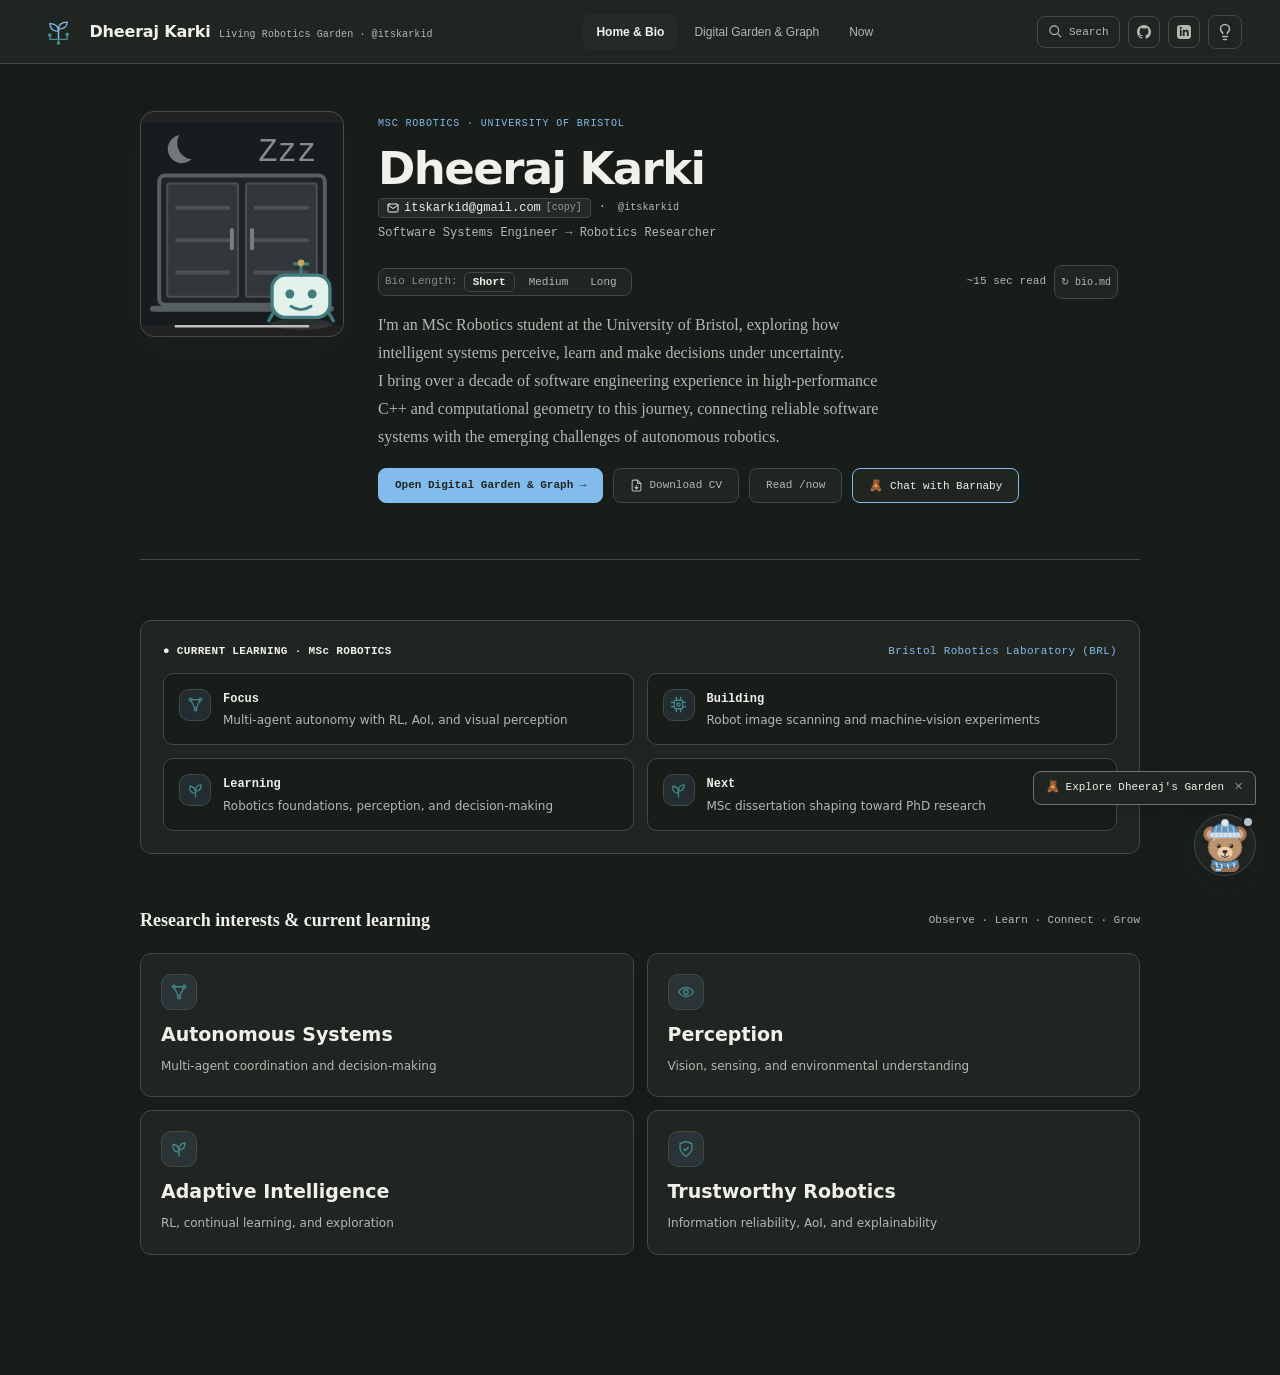
<file: index.html>
<!DOCTYPE html>
<html lang="en" data-theme="light">
<head>
  <meta charset="UTF-8">
  <meta name="viewport" content="width=device-width, initial-scale=1.0">
  <meta http-equiv="Content-Security-Policy" content="default-src 'self'; script-src 'self' 'unsafe-inline' https://apis.google.com https://accounts.google.com https://www.gstatic.com; style-src 'self' 'unsafe-inline' https://fonts.googleapis.com https://accounts.google.com; font-src 'self' https://fonts.gstatic.com data:; img-src 'self' data: blob: https:; connect-src 'self' https://www.googleapis.com https://accounts.google.com https://oauth2.googleapis.com; frame-src https://accounts.google.com https://content.googleapis.com; object-src 'none'; base-uri 'self'; form-action 'self'">
  <meta name="referrer" content="strict-origin-when-cross-origin">
  <title>Dheeraj Karki (@itskarkid) — Software to Robotics & Digital Garden</title>
  <meta name="description" content="Dheeraj Karki's Digital Garden: MSc Robotics studies at the University of Bristol, connected public notes, and reflections on autonomous systems and trustworthy AI.">

  <!-- Typography -->
  <link rel="preconnect" href="https://fonts.googleapis.com">
  <link rel="preconnect" href="https://fonts.gstatic.com" crossorigin>
  <link href="https://fonts.googleapis.com/css2?family=Plus+Jakarta+Sans:wght@300;400;500;600;700&family=JetBrains+Mono:wght@400;500;600&family=Newsreader:ital,opsz,wght@0,6..72,400;0,6..72,500;0,6..72,600;1,6..72,400&display=swap" rel="stylesheet">

  <link rel="stylesheet" href="__support/vendor/katex/katex.min.css">
  <link rel="stylesheet" href="styles.css">
  <link rel="stylesheet" href="widgets/styles.css">
<style id="knowledge-unified-theme">
/* Screenshot-parity design: unified neutral editorial system for Home, Garden and Knowledge. */
:root[data-theme="light"]{--bg:#ffffff;--surface:#f5f5f5;--card:#ffffff;--border:#e3e3e3;--border-strong:#c3c3c3;--text:#191919;--text-muted:#696969;--accent:#26734a;--accent-soft:#e9f3ec;--glass:#ffffff;--code-bg:#f3f3f3}
:root[data-theme="dark"]{--bg:#181d1a;--surface:#252a27;--card:#202521;--border:#424844;--border-strong:#6c786f;--text:#f0f0ec;--text-muted:#b1b9b3;--accent:#9bd3aa;--accent-soft:#2d4034;--glass:#202521;--code-bg:#292e2b}
body{font-family:var(--font-sans);background:var(--bg);color:var(--text)}
header.masthead{box-shadow:none;background:var(--card);border-bottom:1px solid var(--border)}
.brand-title{font-size:16px;font-weight:650}.brand-avatar{background:transparent;border:none;color:var(--accent)}
.nav-btn{font-size:12px}.nav-btn.active{background:var(--surface);color:var(--text);border:0;box-shadow:none}
.hero-heading,.cluster-title,.lrg-workbench-head h3,.prose h1,.prose h2,.prose h3{font-family:var(--font-sans)}
.hero-heading{font-weight:650}.garden-layout,.kr-workspace-three{grid-template-columns:29% minmax(0,1fr) 27%}
.garden-sidebar,.garden-rightpane,.kr-workspace-three .kr-sidepanel,.kr-workspace-three .kr-context{background:var(--card)}
.garden-reader,.kr-workspace-three .kr-reading{background:var(--card)}
.prose p,.prose li,.kr-note-body{font-family:var(--font-sans)}
.kr-integrated{min-height:calc(100dvh - 64px)}
.kr-topbar{display:flex;align-items:center;justify-content:space-between;gap:16px;background:var(--surface);border-bottom:1px solid var(--border);padding:12px 20px;color:var(--text-muted);font:12px var(--font-sans)}
.kr-view-tabs{display:flex;gap:8px}.kr-view-tab{border:0;background:#e8e8e8;color:#242424;padding:7px 14px;border-radius:100px;font:600 12px var(--font-sans);cursor:pointer}.kr-view-tab.active{background:#dedede}
.kr-workspace-three{height:auto;min-height:calc(100dvh - 190px)}
.kr-workspace-three .kr-sidepanel{padding:18px 16px;gap:12px}.kr-workspace-three .kr-reading{padding:22px clamp(20px,2vw,42px) 70px}
.kr-workspace-three .kr-context{padding:20px 18px}.kr-note-title{font:650 28px/1.24 var(--font-sans)!important}
.kr-panel-label{font:600 12px var(--font-sans);color:var(--text-muted);letter-spacing:.03em}
.kr-context h3{font:600 12px var(--font-sans);color:var(--text-muted);text-transform:uppercase;padding:0 0 10px;margin:20px 0 12px}
.kr-tree-row{font-size:13px}.kr-context-link{font-size:12px;color:var(--text)}
.kr-local-graph{min-height:170px}.kr-local-graph svg{display:block;width:100%;max-height:190px}.kr-local-graph p{font-size:11px;color:var(--text-muted);text-align:center}
.kr-expand{padding:6px 2px;background:transparent;border:0;color:var(--accent);text-align:left;cursor:pointer;font:11px var(--font-sans)}
.kr-outline-disclosure{margin-top:25px;border-top:1px solid var(--border);padding-top:12px}.kr-outline-disclosure summary{font-size:12px;cursor:pointer}
.kr-graph-overlay[hidden]{display:none!important}.kr-graph-overlay{position:fixed;inset:0;background:#0008;z-index:120;display:grid;place-items:center;padding:20px}
.kr-graph-dialog{width:min(1080px,100%);max-height:92dvh;overflow:auto;background:var(--card);border-radius:14px;border:1px solid var(--border);padding:22px}
.kr-graph-head{display:flex;justify-content:space-between;align-items:center}.kr-graph-head strong{font-size:20px}.kr-graph-description{font-size:12px;color:var(--text-muted);margin:10px 0}
.kr-global-graph svg{display:block;width:100%;min-height:300px;max-height:70dvh}
.kr-privacy-note{display:none}
@media(max-width:1050px){.kr-workspace-three{grid-template-columns:240px minmax(0,1fr)}.kr-workspace-three .kr-context{display:none}}
@media(max-width:700px){.garden-layout{grid-template-columns:1fr}.kr-workspace-three{display:flex;flex-direction:column}.kr-topbar{padding:8px 14px}.kr-workspace-three .kr-reading{padding:24px 16px}}

.kr-wikilink-button{background:transparent;border:0;border-bottom:1px solid var(--accent);color:var(--accent);font:inherit;cursor:pointer;padding:0 2px}.kr-wikilink-button:hover{background:var(--accent-soft)}


/* Knowledge and Garden use the same three-column layout and pane components. */
#view-knowledge.garden-layout.active {display:grid!important; grid-template-columns:clamp(188px,17vw,310px) minmax(0,1fr) clamp(225px,20vw,360px); height:calc(100dvh - 52px); min-height:0; overflow:hidden; max-width:none!important; padding:0!important; gap:0!important;}
#view-knowledge .garden-sidebar {padding:0;gap:0;background:var(--card);overflow:hidden;min-height:0;}
#view-knowledge .kr-index-head {padding:12px;border-bottom:1px solid var(--border);flex:none;}
#view-knowledge .kr-index-head .kr-panel-label {font:10px var(--font-mono);color:var(--text-muted);letter-spacing:.04em;margin-bottom:9px;}
#view-knowledge #krNoteSearch {font:11px var(--font-mono);padding:6px 8px;border-radius:4px;background:var(--bg);width:100%;}
#view-knowledge .kr-tree {flex:1;min-height:0;overflow-y:auto;gap:2px;padding:8px;}
#view-knowledge .kr-tree-row {text-align:left;justify-content:flex-start;min-height:0;padding:8px 8px;font:12px/1.5 var(--font-sans);}
#view-knowledge .kr-tree-row[aria-current=true] {border-left:3px solid var(--accent);background:var(--accent-soft);}
#view-knowledge .kr-side-actions {display:flex;flex:none;order:initial;gap:8px;margin:0;padding:10px;border-top:1px solid var(--border);}
#view-knowledge .kr-side-actions button {font:11px var(--font-mono);min-height:30px;}
#view-knowledge #krIntegrationStatus {padding:8px 12px;margin:0;border:0;border-top:1px solid var(--border);border-radius:0;background:transparent;font:10px/1.5 var(--font-mono);}
#view-knowledge .kr-side-foot {display:none;}
#view-knowledge .garden-reader {min-width:0;padding:40px clamp(16px,2.6vw,48px) 90px;overflow-y:auto;}
#view-knowledge .garden-reader-content {width:100%;max-width:min(100%,870px);margin:0 auto;}
#view-knowledge .kr-note-top {display:flex;align-items:center;justify-content:space-between;flex-wrap:wrap;gap:10px;border-bottom:1px solid var(--border);margin:0 0 20px;padding-bottom:12px;font:11px var(--font-mono);color:var(--text-muted);}
#view-knowledge .kr-note-actions {display:flex;gap:6px;flex-shrink:0;}
#view-knowledge .kr-note-title {font:400 28px/1.3 var(--font-serif)!important;margin:0 0 12px!important;}
#view-knowledge .kr-note-properties {display:flex;gap:6px;flex-wrap:wrap;margin:0 0 22px;}
#view-knowledge .kr-note-properties[hidden] {display:none;}
#view-knowledge .kr-property-chip {border:1px solid var(--border);border-radius:3px;color:var(--text-muted);background:var(--surface);font:10px/1.5 var(--font-mono);padding:2px 6px;}
#view-knowledge .kr-note-body {width:100%;max-width:none!important;margin:0!important;font:inherit;overflow-wrap:anywhere;}
#view-knowledge .kr-note-body :is(p,li) {font:13px/1.85 var(--font-sans);}
#view-knowledge .kr-note-body :is(h1,h2,h3) {font-family:var(--font-serif);font-weight:500;}
#view-knowledge .kr-note-body > :first-child {margin-top:0;}
#view-knowledge .kr-note-body .katex-display {max-width:100%;overflow-x:auto;overflow-y:hidden;margin:18px 0;font-size:1.12em;}
#view-knowledge .kr-empty-state {margin:90px auto;text-align:center;}
#view-knowledge .garden-rightpane {background:var(--card);display:flex;flex-direction:column;min-height:0;overflow:auto;padding:0;}
#view-knowledge .kr-graph-panel {padding:12px;border-bottom:1px solid var(--border);}
#view-knowledge .kr-graph-head {display:flex;align-items:center;justify-content:space-between;gap:8px;margin:0 0 8px;font:10px var(--font-mono);color:var(--text-muted);}
#view-knowledge .kr-local-graph {height:220px;min-height:0;overflow:hidden;border:1px solid var(--border);border-radius:4px;}
#view-knowledge .kr-local-graph svg {height:100%;width:100%;max-height:none;}
#view-knowledge .kr-graph-panel .graph-sidebar-hint {font:10px/1.5 var(--font-mono);color:var(--text-muted);margin-top:8px;}
#view-knowledge .kr-links-panel {padding:14px;flex:1;overflow:auto;}
#view-knowledge .kr-links-panel h3 {font:10px var(--font-mono);letter-spacing:.04em;margin:0 0 8px;color:var(--text-muted);text-transform:uppercase;border:0;padding:0;}
#view-knowledge .kr-links-panel h3:not(:first-child) {padding-top:14px;margin-top:16px;border-top:1px solid var(--border);}
#view-knowledge .kr-context-link {font-size:12px;}
#view-knowledge .kr-outline-disclosure {margin-top:16px;}
#view-knowledge .kr-context-foot {display:none;}
#view-knowledge .kr-note-search-label {position:absolute;width:1px;height:1px;overflow:hidden;clip-path:inset(50%);}
#view-knowledge.reading-focus {grid-template-columns:minmax(0,1fr)!important;}
#view-knowledge.reading-focus > .garden-sidebar,#view-knowledge.reading-focus > .garden-rightpane {display:none!important;}
#view-knowledge.reading-focus .garden-reader-content {max-width:min(100%,940px);}
/* Expanded Knowledge graph uses the public Garden dialog visuals, never its data. */
#krGraphOverlay[hidden] {display:none!important;}
#krGraphOverlay .garden-graph-dialog {display:flex;flex-direction:column;width:min(1100px,100%);height:min(92dvh,780px);max-height:95dvh;}
#krGraphOverlay .garden-graph-toolbar {display:flex;justify-content:space-between;align-items:center;gap:12px;padding:12px 20px;border-bottom:1px solid var(--border);}
#krGraphOverlay .garden-graph-controls {display:flex;align-items:center;gap:6px;}
#krGraphOverlay .garden-graph-controls output {min-width:48px;text-align:center;font:11px var(--font-mono);}
#krGraphOverlay .kr-global-graph {flex:1;min-height:0;overflow:hidden;background:var(--bg);touch-action:none;cursor:grab;}
#krGraphOverlay .kr-global-graph:active {cursor:grabbing;}
#krGraphOverlay .kr-global-graph svg {width:100%;height:100%;max-height:none;min-height:0;display:block;}
#krGraphOverlay .kr-graph-description {padding:12px 20px;margin:0;border-top:1px solid var(--border);}
@media(max-width:900px) {
 #view-knowledge.garden-layout.active {grid-template-columns:minmax(0,1fr);height:auto;min-height:calc(100dvh - 52px);overflow:visible;}
 #view-knowledge > .garden-sidebar,#view-knowledge > .garden-rightpane {display:none;}
 #view-knowledge .garden-reader {min-height:75dvh;padding:24px 16px 80px;}
 #view-knowledge .kr-note-top {flex-wrap:wrap;}
 #krGraphOverlay .garden-graph-dialog {width:100%;height:100dvh;max-height:100dvh;border-radius:0;}
}


/* Shared Obsidian-style note explorer: identical gestures and hierarchy in both sections. */
#sidebarNotesContainer,.kr-tree{display:flex;flex-direction:column;gap:1px;min-width:0;}
.garden-explorer-row{appearance:none;display:flex;align-items:center;width:100%;min-width:0;gap:6px;padding:7px 8px 7px calc(8px + var(--depth,0)*15px);background:transparent;border:0;border-left:2px solid transparent;border-radius:3px;color:var(--text);text-align:left;cursor:pointer;font:12px/1.5 var(--font-sans);}
.garden-explorer-row:hover{background:var(--surface);}
.garden-explorer-row[aria-current=true]{background:var(--accent-soft);border-left-color:var(--accent);font-weight:600;}
.garden-explorer-row:focus-visible{outline:2px solid var(--accent);outline-offset:-2px;}
.garden-explorer-twist{width:10px;flex:none;font:12px var(--font-mono);opacity:.7;}
.garden-explorer-icon{width:15px;flex:none;opacity:.75;font-size:12px;}
.garden-explorer-name{min-width:0;overflow:hidden;text-overflow:ellipsis;white-space:nowrap;flex:1;}
.garden-explorer-meta{font:9px var(--font-mono);color:var(--text-muted);white-space:nowrap;}
#view-knowledge .kr-tree .garden-explorer-row{padding-top:7px;padding-bottom:7px;}
/* KaTeX geometry: never clip fraction stacks vertically. Its span styles control height and alignment. */
#view-knowledge .kr-note-body .katex-display,.prose .katex-display{overflow:visible!important;max-width:100%;line-height:normal!important;padding:12px 0!important;}
#view-knowledge .kr-note-body .katex-display>.katex{display:block;white-space:nowrap;text-align:center;}
#view-knowledge .kr-note-body .katex{font-size:1.08em;}
/* Prevent the graph from disappearing under the pane footer and share Garden's dialog geometry. */
#view-knowledge .kr-local-graph{height:235px;}
#krGraphOverlay .garden-graph-explorer-footer{flex:0 0 auto;border-top:1px solid var(--border);padding:8px 16px;}
#krGraphOverlay .graph-navigation-expanded{display:flex;flex-direction:row;flex-wrap:wrap;gap:6px;max-height:94px;overflow-y:auto;}
#krGraphOverlay .graph-note-link{font-size:11px;}

/* Shared draggable Obsidian-like pane dividers. Same interaction in public and private views. */
#view-garden.resizable-garden.active,#view-knowledge.resizable-garden.active{position:relative;grid-template-columns:var(--rail-left,var(--rail-left-auto)) minmax(0,1fr) var(--rail-right,var(--rail-right-auto))!important;}
.resizable-garden .garden-splitter{position:absolute;top:0;bottom:0;width:10px;z-index:8;cursor:col-resize;touch-action:none;transform:translateX(-50%);background:transparent;}
.resizable-garden .garden-splitter::after{content:"";position:absolute;top:0;bottom:0;left:4px;width:2px;background:transparent;transition:background .15s ease;}
.resizable-garden .garden-splitter:hover::after,.resizable-garden .garden-splitter:focus-visible::after,.resizable-garden .garden-splitter.is-dragging::after{background:var(--accent);}
.resizable-garden .garden-splitter-left{left:var(--rail-left,var(--rail-left-auto))}
.resizable-garden .garden-splitter-right{right:var(--rail-right,var(--rail-right-auto));transform:translateX(50%)}
.garden-explorer-row{padding-top:5px!important;padding-bottom:5px!important;gap:5px;}
.garden-explorer-icon{width:11px;opacity:.55;}
.garden-explorer-twist{font-size:11px;width:10px;}
.garden-explorer-meta{display:none!important;}
.kr-graph-browse summary{font:11px var(--font-mono);cursor:pointer;color:var(--text-muted);padding:6px 0;}
.kr-graph-browse:not([open]){min-height:36px;}
#krGraphOverlay .kr-graph-hint{font-weight:400;color:var(--text-muted);margin-left:8px;}
#krGraphOverlay .garden-graph-toolbar-intro{display:flex;align-items:center;gap:10px;flex-wrap:wrap;}
#krGraphOverlay .garden-graph-controls{flex-shrink:0;}
@media(max-width:900px){.resizable-garden .garden-splitter{display:none!important;}#view-knowledge.resizable-garden.active{grid-template-columns:1fr!important;}}
#view-garden.resizable-garden.active.reading-focus,#view-knowledge.resizable-garden.active.reading-focus{grid-template-columns:minmax(0,1fr)!important;}
.resizable-garden.reading-focus .garden-splitter{display:none!important;}
.resizable-garden.reading-focus > .garden-sidebar,.resizable-garden.reading-focus > .garden-rightpane{display:none!important;}
.resizable-garden.reading-focus .garden-reader{margin-inline:auto;width:100%;max-width:980px;}
.resizable-garden.reading-focus .garden-reader-content{margin-inline:auto;font-size:1.04em;line-height:1.8;}
/* Minimal header: CV lives on the home page and the season badge is decorative. */
.masthead #navCvLink,.masthead .zone-status{display:none!important;}
/* Smart rail widths: scale with the viewport, keep the reading column at least ~560px. Dragging a splitter overrides these. */
.resizable-garden{--rail-left-auto:clamp(236px,16vw,300px);--rail-right-auto:clamp(236px,17vw,330px);}
@media(max-width:1180px){.resizable-garden{--rail-left-auto:224px;--rail-right-auto:224px;}}
@media(min-width:1700px){.resizable-garden{--rail-left-auto:clamp(280px,15vw,330px);--rail-right-auto:clamp(300px,17vw,360px);}}
@media(min-width:901px) and (max-width:1020px){#view-garden.resizable-garden.active:not(.reading-focus){grid-template-columns:var(--rail-left,var(--rail-left-auto)) minmax(0,1fr)!important;}#view-garden .garden-rightpane,#view-garden .garden-splitter-right{display:none;}}
.garden-sidebar,.garden-rightpane{scrollbar-width:thin;}
.garden-note-meta{white-space:nowrap;overflow:hidden;text-overflow:ellipsis;}
.garden-note-title{overflow-wrap:break-word;}
.garden-note-item .garden-note-title{font-size:clamp(14px,1.05vw,16px);}
.garden-sidebar{border-right:1px solid var(--border);}
.garden-rightpane{border-left:1px solid var(--border);}#restoreRailsBtn:not([hidden]){border-color:var(--accent);color:var(--accent);}
.garden-note-item{display:block;width:100%;text-align:left;background:transparent;border:0;border-left:2px solid transparent;border-radius:0 6px 6px 0;padding:10px 14px;margin:2px 0;cursor:pointer;color:var(--text);font:inherit;}
.garden-note-item:hover{background:var(--accent-soft);}
.garden-note-item.is-active{border-left-color:var(--accent);background:var(--accent-soft);}
.garden-note-title{display:block;font-family:var(--font-serif);font-size:16px;font-weight:600;line-height:1.3;}
.garden-note-meta{display:block;margin-top:4px;font-family:var(--font-mono);font-size:11px;color:var(--text-muted);}
.garden-note-empty{padding:12px 14px;color:var(--text-muted);font-size:13px;}
.reading-progress{position:fixed;top:0;left:0;height:3px;width:0;background:var(--accent);z-index:120;transition:width .12s linear;pointer-events:none;}
.reading-top-btn{position:fixed;right:18px;bottom:18px;z-index:90;background:var(--card);color:var(--accent);border:1px solid var(--border);border-radius:999px;padding:7px 14px;font:inherit;font-size:12px;cursor:pointer;box-shadow:0 4px 14px rgba(0,0,0,.14);}
.reading-top-btn:hover{border-color:var(--accent);}
.kr-graph{width:100%;height:auto;display:block;color:var(--text);}
.kr-graph .kr-edge{stroke:var(--text-muted);stroke-opacity:.28;stroke-width:1.2;transition:stroke-opacity .15s;}
.kr-graph .kr-node circle{stroke:var(--card);stroke-width:1.5;transition:opacity .15s;}
.kr-graph .kr-node{cursor:pointer;outline:none;}
.kr-graph .kr-label{fill:currentColor;opacity:0;pointer-events:none;paint-order:stroke;stroke:var(--card);stroke-width:3px;transition:opacity .15s;}
.kr-graph .kr-label.kr-always{opacity:.85;}
.kr-graph .kr-node:hover .kr-label,.kr-graph .kr-node:focus .kr-label,.kr-graph .kr-node.kr-on .kr-label{opacity:1;}
.kr-graph.kr-has-focus .kr-node:not(.kr-on) circle{opacity:.2;}
.kr-graph.kr-has-focus .kr-node:not(.kr-on) .kr-label.kr-always{opacity:.15;}
.kr-graph.kr-has-focus .kr-edge{stroke-opacity:.06;}
.kr-graph.kr-has-focus .kr-edge.kr-on{stroke:var(--accent);stroke-opacity:.8;stroke-width:1.8;}
.kr-graph .kr-node:focus-visible circle{stroke:var(--accent);stroke-width:3;}
.reading-top-btn[hidden]{display:none;}
.resizable-garden .btn-action{transition:background .15s,border-color .15s,color .15s;}
.resizable-garden .prose{line-height:1.75;}
.resizable-garden .prose :is(h1,h2,h3,h4){scroll-margin-top:16px;}
.resizable-garden .prose img{max-width:100%;height:auto;border-radius:6px;}
@media (prefers-reduced-motion:reduce){.reading-progress{transition:none}}
</style>
</head>
<body>

  <!-- ================= MASTHEAD ================= -->
  <header class="masthead">
    <div class="brand-group" onclick="switchView('home')">
      <div class="brand-avatar" title="Living Robotics Garden — plant and circuit"><svg viewBox="0 0 40 40" aria-hidden="true" fill="none"><path d="M20 31V17" stroke="currentColor" stroke-width="2"/><path d="M20 20Q8 19 8 9Q20 9 20 20ZM20 17Q32 16 32 7Q20 7 20 17Z" stroke="currentColor" stroke-width="1.7"/><path d="M20 31H8v-6M20 31h12v-7M20 31v5" stroke="#458b90" stroke-width="1.7"/><circle cx="8" cy="25" r="2.5" fill="#458b90"/><circle cx="32" cy="24" r="2.5" fill="#458b90"/><circle cx="20" cy="36" r="2.5" fill="#458b90"/></svg></div>
      <div>
        <span class="brand-title">Dheeraj Karki</span>
        <span class="brand-handle">Living Robotics Garden · @itskarkid</span>
      </div>
    </div>

    <!-- Center Views Tabs -->
    <nav class="nav-tabs">
      <button onclick="switchView('home')" id="tab-home" class="nav-btn active">Home & Bio</button>
      <button onclick="switchView('garden')" id="tab-garden" class="nav-btn">Digital Garden & Graph</button>
      <button onclick="switchView('knowledge')" id="tab-knowledge" class="nav-btn" hidden>Knowledge</button>
      <button onclick="switchView('now')" id="tab-now" class="nav-btn">Now</button>
    </nav>

    <!-- Right Controls -->
    <div class="actions-group">
      <!-- Search Modal (⌘K) -->
      <button onclick="openSearchModal()" class="btn-action" title="Search notes [⌘K]">
        <svg viewBox="0 0 24 24" width="15" height="15" fill="none" stroke="currentColor" stroke-width="1.8" aria-hidden="true"><circle cx="10" cy="10" r="7"/><path d="m15 15 6 6"/></svg>
        <span>Search</span>
      </button>

      <button onclick="openSyncModal()" class="btn-action" title="Obsidian to GitHub Sync Workflow" style="display:none;">
        <span>Obsidian Sync</span>
      </button>

      <!-- CV / Resume Download Button -->
      <a href="cv_dheeraj_karki.pdf" id="navCvLink" download="cv_dheeraj_karki.pdf" class="btn-action" title="Download Dheeraj's CV / Resume" style="gap: 5px;">
        <svg width="12" height="12" viewBox="0 0 24 24" fill="none" stroke="currentColor" stroke-width="2" stroke-linecap="round" stroke-linejoin="round">
          <path d="M21 15v4a2 2 0 0 1-2 2H5a2 2 0 0 1-2-2v-4"></path>
          <polyline points="7 10 12 15 17 10"></polyline>
          <line x1="12" y1="15" x2="12" y2="3"></line>
        </svg>
        <span>CV</span>
      </a>

      <!-- GitHub Icon Link -->
      <a href="https://github.com/itskarkid" id="navGithubLink" target="_blank" rel="noopener noreferrer" class="btn-action" title="GitHub (@itskarkid)" style="padding: 5px 8px;">
        <svg width="14" height="14" viewBox="0 0 24 24" fill="currentColor">
          <path d="M12 0C5.37 0 0 5.37 0 12c0 5.31 3.435 9.795 8.205 11.385.6.105.825-.255.825-.57 0-.285-.015-1.23-.015-2.235-3.015.555-3.795-.735-4.035-1.41-.135-.345-.72-1.41-1.23-1.695-.42-.225-1.02-.78-.015-.795.945-.015 1.62.87 1.845 1.23 1.08 1.815 2.805 1.305 3.495.99.105-.78.42-1.305.765-1.605-2.67-.3-5.46-1.335-5.46-5.925 0-1.305.465-2.385 1.23-3.225-.12-.3-.54-1.53.12-3.18 0 0 1.005-.315 3.3 1.23.96-.27 1.98-.405 3-.405s2.04.135 3 .405c2.295-1.56 3.3-1.23 3.3-1.23.66 1.65.24 2.88.12 3.18.765.84 1.23 1.905 1.23 3.225 0 4.605-2.805 5.625-5.475 5.925.435.375.81 1.095.81 2.22 0 1.605-.015 2.895-.015 3.3 0 .315.225.69.825.57A12.02 12.02 0 0024 12c0-6.63-5.37-12-12-12z"/>
        </svg>
      </a>

      <!-- LinkedIn Icon Link -->
      <a href="https://www.linkedin.com/in/itskarkid/" id="navLinkedinLink" target="_blank" rel="noopener noreferrer" class="btn-action" title="LinkedIn Profile" style="padding: 5px 8px;">
        <svg width="14" height="14" viewBox="0 0 24 24" fill="currentColor">
          <path d="M19 0h-14c-2.761 0-5 2.239-5 5v14c0 2.761 2.239 5 5 5h14c2.762 0 5-2.239 5-5v-14c0-2.761-2.238-5-5-5zm-11 19h-3v-11h3v11zm-1.5-12.268c-.966 0-1.75-.79-1.75-1.764s.784-1.764 1.75-1.764 1.75.79 1.75 1.764-.783 1.764-1.75 1.764zm13.5 12.268h-3v-5.604c0-3.368-4-3.113-4 0v5.604h-3v-11h3v1.765c1.396-2.586 7-2.777 7 2.476v6.759z"/>
        </svg>
      </a>

      <!-- Local Time Status -->
      <button id="themeToggle" class="btn-action theme-toggle" type="button" aria-label="Page light" aria-pressed="false" title="Turn on the light" onclick="toggleTheme()">
        <svg class="lucide lucide-lightbulb" aria-hidden="true" width="18" height="18" viewBox="0 0 24 24" fill="none" stroke="currentColor" stroke-width="2" stroke-linecap="round" stroke-linejoin="round">
          <path d="M15 14c.2-1 .7-1.7 1.5-2.5 1-.9 1.5-2.2 1.5-3.5A6 6 0 0 0 6 8c0 1 .2 2.2 1.5 3.5.7.7 1.3 1.5 1.5 2.5" />
          <path d="M9 18h6" />
          <path d="M10 22h4" />
        </svg>
      </button>
      <span class="zone-status" id="zoneStatus" role="status" aria-live="polite" aria-atomic="true">
        <span class="season-icon" id="seasonIcon" aria-hidden="true"></span>
        <span id="themeLabel" style="font-weight:600;">Night</span>
      </span>
    </div>
  </header>

  <div class="season-preview" hidden>
    <label class="preview-row" for="seasonPreview">
      <span>Season preview</span>
      <select id="seasonPreview" onchange="previewSeason()">
        <option value="auto">Auto</option>
        <option value="spring">Spring</option>
        <option value="summer">Summer</option>
        <option value="autumn">Autumn</option>
        <option value="winter">Winter</option>
        <option value="monsoon">Monsoon (preview only)</option>
      </select>
    </label>
    <label class="preview-row" for="zonePreview">
      <span>State preview</span>
      <select id="zonePreview" onchange="previewSeason()">
        <option value="auto">Auto</option>
        <option value="Day">Day</option>
        <option value="Night">Night</option>
        <option value="Sleeping">Sleeping</option>
      </select>
    </label>
  </div>

  <!-- ================= VIEW 1: HOME & BIO ================= -->
  <section id="view-home" class="view-container home-wrapper active">
    
    <div class="bio-hero-container">
      <!-- Animated seasonal portrait. LinkedIn photo falls back to SVG; local photo should be separately authorised. -->
      <div class="profile-avatar-frame" title="Dheeraj Karki (@itskarkid)">
        <svg id="avatarSvgFallback" role="img" aria-label="Seasonal cartoon portrait of Dheeraj Karki" style="display:block; width:100%; height:100%;" viewBox="0 0 100 100" fill="none" xmlns="http://www.w3.org/2000/svg">
          <rect width="100" height="100" fill="var(--surface)"/>
          <line x1="0" y1="20" x2="100" y2="20" stroke="var(--border)" stroke-width="0.5"/>
          <line x1="0" y1="40" x2="100" y2="40" stroke="var(--border)" stroke-width="0.5"/>
          <line x1="0" y1="60" x2="100" y2="60" stroke="var(--border)" stroke-width="0.5"/>
          <line x1="0" y1="80" x2="100" y2="80" stroke="var(--border)" stroke-width="0.5"/>
          <line x1="20" y1="0" x2="20" y2="100" stroke="var(--border)" stroke-width="0.5"/>
          <line x1="40" y1="0" x2="40" y2="100" stroke="var(--border)" stroke-width="0.5"/>
          <line x1="60" y1="0" x2="60" y2="100" stroke="var(--border)" stroke-width="0.5"/>
          <line x1="80" y1="0" x2="80" y2="100" stroke="var(--border)" stroke-width="0.5"/>
          <g class="portrait-day">
            <circle cx="84" cy="15" r="6" fill="#b68b41"/>
            <path d="M84 4V2M84 28V26M73 15H71M97 15H95M76 7L74 5M92 23L94 25M76 23L74 25M92 7L94 5" stroke="#b68b41" stroke-width="1.5" stroke-linecap="round"/>
          </g>
          <g class="portrait-night" fill="#d3e4f0">
            <path d="M88 5A9 9 0 1 0 94 20A10 10 0 0 1 88 5Z"/>
            <path d="M15 12V18M12 15H18M83 35V39M81 37H85" stroke="#d3e4f0" stroke-width="1.2" stroke-linecap="round"/>
            <circle cx="23" cy="31" r="1"/><circle cx="73" cy="8" r="1"/>
          </g>
          <path d="M18 100V94C20 78 32 68 50 68C68 68 80 78 82 94V100Z" stroke="var(--text)" stroke-width="2.5" stroke-linecap="round" fill="var(--card)"/>
          <path d="M42 68L38 88M58 68L62 88" stroke="var(--border-strong)" stroke-width="1.5" stroke-linecap="round"/>
          <path d="M42 56V68M58 56V68" stroke="var(--text)" stroke-width="2" stroke-linecap="round"/>
          <ellipse cx="50" cy="42" rx="17" ry="20" stroke="var(--portrait-ink)" stroke-width="2" fill="var(--portrait-skin)"/>
          <rect x="37" y="38" width="10" height="7" rx="2" stroke="var(--accent)" stroke-width="2"/>
          <rect x="53" y="38" width="10" height="7" rx="2" stroke="var(--accent)" stroke-width="2"/>
          <line x1="47" y1="41" x2="53" y2="41" stroke="var(--accent)" stroke-width="2"/>
          <path d="M33 39C32 27 40 21 50 21C60 21 68 27 67 39C63 26 55 24 50 24C45 24 37 26 33 39Z" fill="var(--portrait-hair)"/>
          <path d="M46 52C48 54 52 54 54 52" stroke="var(--portrait-ink)" stroke-width="1.5" stroke-linecap="round"/>
          <g class="season-accessory spring">
            <path d="M22 85Q29 72 41 70L50 80L59 70Q71 72 78 85L82 100H18Z" fill="var(--card)" stroke="var(--accent)" stroke-width="2"/>
            <path d="M41 71L38 85L50 80L62 85L59 71M50 80V100" stroke="var(--accent)" stroke-width="1.5"/>
            <path d="M65 88L68 78M66 84Q59 80 62 78Q68 77 66 84" stroke="var(--accent)" stroke-width="1.5"/>
            <g fill="var(--season-detail)">
              <circle cx="68" cy="73" r="3"/><circle cx="64" cy="77" r="3"/>
              <circle cx="72" cy="77" r="3"/><circle cx="68" cy="81" r="3"/>
            </g>
            <circle cx="68" cy="77" r="2" fill="var(--bg)"/>
          </g>
          <g class="season-accessory summer">
            <path d="M34 27L38 13Q50 9 62 13L66 27Z" fill="var(--card)" stroke="var(--season-detail)" stroke-width="1.5"/>
            <path d="M36 22H64V28H36Z" fill="var(--accent)"/>
            <path d="M25 29Q50 23 75 29L72 33Q50 29 28 33Z" fill="var(--card)" stroke="var(--season-detail)" stroke-width="1.5"/>
            <g class="portrait-day">
              <rect x="36" y="37" width="12" height="9" rx="3" fill="var(--portrait-hair)" stroke="var(--accent)" stroke-width="1.5"/>
              <rect x="52" y="37" width="12" height="9" rx="3" fill="var(--portrait-hair)" stroke="var(--accent)" stroke-width="1.5"/>
              <path d="M48 40H52M39 39L42 43M55 39L58 43" stroke="var(--bg)" stroke-width="1.5"/>
            </g>
            <path d="M39 71L50 80L61 71" stroke="var(--season-detail)" stroke-width="3" stroke-linecap="round"/>
          </g>
          <g class="season-accessory autumn">
            <path d="M21 85Q28 73 40 71L50 80L60 71Q72 73 79 85L84 100H16Z" fill="var(--card)" stroke="var(--text)" stroke-width="2"/>
            <path d="M40 72L35 86L45 83L50 91L55 83L65 86L60 72M50 91V100" stroke="var(--accent)" stroke-width="1.8"/>
            <path d="M38 61Q50 68 62 61L63 69Q50 77 37 69Z" fill="var(--accent)" stroke="var(--text)" stroke-width="1.2"/>
            <path d="M43 70L40 89L49 91L53 72Z" fill="var(--accent)" stroke="var(--text)" stroke-width="1.2"/>
            <path d="M41 65L42 71M49 67V73M57 65L58 71M42 82L49 84" stroke="var(--season-detail)" stroke-width="2"/>
          </g>
          <g class="season-accessory winter">
            <path d="M32 27Q34 11 50 11Q66 11 68 27Z" fill="var(--accent)" stroke="var(--text)" stroke-width="1.5"/>
            <circle cx="50" cy="10" r="5" fill="var(--season-detail)" stroke="var(--text)" stroke-width="1"/>
            <path d="M40 17L39 25M47 15V25M54 15V25M61 18L62 25" stroke="var(--bg)" stroke-width="1.5"/>
            <rect x="30" y="25" width="40" height="7" rx="3" fill="var(--card)" stroke="var(--text)" stroke-width="1.5"/>
            <path d="M36 27V30M43 27V30M50 27V30M57 27V30M64 27V30" stroke="var(--accent)" stroke-width="1.5"/>
            <path d="M38 61Q50 68 62 61L63 71Q50 78 37 71Z" fill="var(--accent)" stroke="var(--text)" stroke-width="1.2"/>
            <path d="M43 72L39 93H49L54 74Z" fill="var(--accent)" stroke="var(--text)" stroke-width="1.2"/>
            <path d="M41 65L42 72M49 67V74M57 65L58 72M41 83H51M40 89H50" stroke="var(--bg)" stroke-width="2"/>
          </g>
          <g class="season-accessory monsoon">
            <path d="M17 86Q22 64 37 61Q50 70 63 61Q80 66 84 86L86 100H14Z" fill="#d1ba68" stroke="#7b734a" stroke-width="2"/>
            <path d="M20 47Q18 15 50 13Q82 15 80 47L70 50Q68 28 50 28Q32 28 30 50Z" fill="#d1ba68" stroke="#7b734a" stroke-width="2"/>
            <path d="M50 74V99" stroke="#89784a" stroke-width="2"/>
            <path d="M6 18L3 28M94 14L91 24M11 68L8 78M90 69L87 79" stroke="#75b4c9" stroke-width="2" stroke-linecap="round"/>
          </g>
          <g class="portrait-sleep">
            <rect width="100" height="100" fill="#192329"/>
            <path d="M19 6A7 7 0 1 0 25 18A8 8 0 0 1 19 6Z" fill="#82949e"/>
            <text x="58" y="19" fill="#9babb2" font-family="var(--font-mono)" font-size="16" font-weight="500">Zzz</text>
            <rect x="9" y="26" width="82" height="64" rx="3" fill="#202d33" stroke="#61747d" stroke-width="2"/>
            <rect x="13" y="30" width="35" height="56" rx="1" fill="#35454c" stroke="#51656e"/>
            <rect x="52" y="30" width="35" height="56" rx="1" fill="#35454c" stroke="#51656e"/>
            <path d="M17 42H44M17 58H44M17 74H44M56 42H83M56 58H83M56 74H83" stroke="#52666f" stroke-width="2"/>
            <path d="M45 53V62M55 53V62" stroke="#899ba3" stroke-width="2" stroke-linecap="round"/>
            <path d="M6 92H94" stroke="#61747d" stroke-width="3" stroke-linecap="round"/>
          </g>
        </svg>
        <div class="portrait-sensor-companion" aria-hidden="true" title="Small sensor robot companion"><svg viewBox="0 0 70 70" fill="none" xmlns="http://www.w3.org/2000/svg"><ellipse cx="35" cy="62" rx="28" ry="5" fill="currentColor" opacity=".09"/><rect x="9" y="18" width="52" height="38" rx="12" fill="#e2f1ea" stroke="#407c7e" stroke-width="3"/><path d="M35 18V8m-6 0h12" stroke="#407c7e" stroke-width="3" stroke-linecap="round"/><circle cx="25" cy="35" r="4" fill="#407c7e"/><circle cx="45" cy="35" r="4" fill="#407c7e"/><path d="M26 46q9 6 18 0" stroke="#407c7e" stroke-width="2.5" stroke-linecap="round"/><circle cx="35" cy="7" r="3" fill="#cba160"/><path d="M10 52 6 59M60 52l4 7" stroke="#407c7e" stroke-width="3" stroke-linecap="round"/></svg></div>
      </div>

      <div style="flex: 1;">
        <div class="hero-meta" id="homeHeadline">
          MSc Robotics &middot; Univ. of Bristol &middot; 10 Years Software Industry (India)
        </div>
        <h1 class="hero-heading" id="homeName" style="margin-bottom: 4px;">Dheeraj Karki</h1>
        <div style="display:flex; align-items:center; gap:8px; margin-bottom: 6px; flex-wrap:wrap;">
          <button onclick="copyEmailToClipboard(event)" title="Click to copy email" style="font-family:var(--font-mono); font-size:12px; color:var(--text); text-decoration:none; display:inline-flex; align-items:center; gap:5px; border:1px solid var(--border); padding:2px 8px; border-radius:4px; background:var(--surface); cursor:pointer; transition:all 0.12s;">
            <svg width="12" height="12" viewBox="0 0 24 24" fill="none" stroke="currentColor" stroke-width="2" stroke-linecap="round" stroke-linejoin="round">
              <path d="M4 4h16c1.1 0 2 .9 2 2v12c0 1.1-.9 2-2 2H4c-1.1 0-2-.9-2-2V6c0-1.1.9-2 2-2z"></path>
              <polyline points="22,6 12,13 2,6"></polyline>
            </svg>
            <span id="emailDisplayLabel">itskarkid@gmail.com</span>
            <span style="font-size:10px; color:var(--text-muted); opacity:0.8;">[copy]</span>
          </button>
          <span style="font-family:var(--font-mono); font-size:12px; color:var(--text-muted);">&middot;</span>
          <span class="brand-handle" id="homeHandle">@itskarkid</span>
        </div>
        <p style="font-family:var(--font-mono); font-size:12px; color:var(--text-muted);" id="homeRole">
          Software engineer · Exploring robotics research
        </p>
          <!-- Length Toggle Bar with Optional Reload -->
    <div style="display:flex; justify-content:space-between; align-items:center; margin-bottom:12px;">
      <div class="bio-length-control">
        <span style="opacity:0.7;">Bio Length:</span>
        <button onclick="setBioLength('short')" id="bio-btn-short" class="bio-length-btn active">Short</button>
        <button onclick="setBioLength('medium')" id="bio-btn-medium" class="bio-length-btn">Medium</button>
        <button onclick="setBioLength('long')" id="bio-btn-long" class="bio-length-btn">Long</button>
      </div>
      <div style="display:flex; align-items:center; gap:8px;">
        <span style="font-family:var(--font-mono); font-size:11px; color:var(--text-muted);" id="bioReadTime">~15 sec read</span>
        <button onclick="fetchBioMarkdown()" class="btn-action" title="Reload from bio.md" style="padding:2px 6px; font-size:10px;">↻ bio.md</button>
      </div>
    </div>

    <!-- Dynamic Bio Text Container -->
    <div id="bioTextContainer" class="hero-desc"></div>

    <div style="display:flex; gap:10px; margin-bottom: 24px; flex-wrap:wrap;">
      <button onclick="switchView('garden')" class="btn-action lrg-primary" style="padding:8px 16px; font-weight:600;">
        Open Digital Garden & Graph &rarr;
      </button>
      <a href="cv_dheeraj_karki.pdf" id="homeCvBtn" download="cv_dheeraj_karki.pdf" class="btn-action" style="padding:8px 16px; display:inline-flex; align-items:center; gap:6px; text-decoration:none;">
        <svg width="13" height="13" viewBox="0 0 24 24" fill="none" stroke="currentColor" stroke-width="2" stroke-linecap="round" stroke-linejoin="round">
          <path d="M14 2H6a2 2 0 0 0-2 2v16a2 2 0 0 0 2 2h12a2 2 0 0 0 2-2V8z"></path>
          <polyline points="14 2 14 8 20 8"></polyline>
          <line x1="12" y1="18" x2="12" y2="12"></line>
          <line x1="9" y1="15" x2="12" y2="18"></line>
          <line x1="15" y1="15" x2="12" y2="18"></line>
        </svg>
        <span>Download CV</span>
      </a>
      <button onclick="switchView('now')" class="btn-action" style="padding:8px 16px;">
        Read /now
      </button>
      <button onclick="toggleTeddyChat()" class="btn-action highlight" style="padding:8px 16px;">
        <span>🧸 Chat with Barnaby</span>
      </button>
    </div>
      </div>
    </div>

    <!-- NOW DISPATCH SNAPSHOT -->
    <div class="now-card">
      <div class="now-card-header">
        <span style="font-weight:600; color:var(--text);">&#9679; CURRENT LEARNING &middot; MSc ROBOTICS</span>
        <span>Bristol Robotics Laboratory (BRL)</span>
      </div>
      <div class="now-card-grid" id="homeNowGrid">
        <div class="now-subitem">
          <div class="now-subitem-title">Robot raster scanning</div>
          <p>Investigating movement, reflectance sensing and scanning accuracy in a group project.</p>
        </div>
        <div class="now-subitem">
          <div class="now-subitem-title">Machine vision</div>
          <p>Exploring segmentation, detection and colour classification through coursework.</p>
        </div>
        <div class="now-subitem">
          <div class="now-subitem-title">Research questions</div>
          <p>Thinking about multi-agent decision-making, perception and information reliability.</p>
        </div>
      </div>
    </div>

    <!-- TOPIC CLUSTERS -->
    <div style="display:flex; justify-content:space-between; align-items:center; margin-top:20px;">
      <h2 style="font-family:var(--font-serif); font-size:18px;">Research interests & current learning</h2>
      <span style="font-family:var(--font-mono); font-size:11px; color:var(--text-muted);">Observe · Learn · Connect · Grow</span>
    </div>

    <!-- Container is now completely empty in HTML; 100% generated dynamically from bio.md -->
    <div class="cluster-grid" id="homeClustersGrid"></div>

  </section>

  <!-- ================= VIEW 2: 3-COLUMN DIGITAL GARDEN & GRAPH ================= -->
  <section id="view-garden" class="view-container garden-layout resizable-garden">
    
    <!-- LEFT RAIL: INDEX & STAGE FILTER -->
    <aside class="garden-sidebar" id="gardenNotesRail" aria-label="Garden notes index">
      <div style="padding:12px; border-bottom:1px solid var(--border);">
        <div style="font-family:var(--font-mono); font-size:10px; color:var(--text-muted); margin-bottom:8px; display:flex; justify-content:space-between;">
          <span>GROWTH STAGE · PUBLIC NOTES</span>
          <span style="cursor:pointer;" onclick="filterStage('all')">Reset</span>
        </div>
        <div style="display:grid; grid-template-columns:1fr 1fr 1fr; gap:4px;">
          <button onclick="filterStage('seedling')" id="f-seedling" class="btn-action" style="justify-content:center; padding:4px 0;">🌱 Seed</button>
          <button onclick="filterStage('budding')" id="f-budding" class="btn-action" style="justify-content:center; padding:4px 0;">🌿 Bud</button>
          <button onclick="filterStage('evergreen')" id="f-evergreen" class="btn-action" style="justify-content:center; padding:4px 0;">🌳 Tree</button>
        </div>
      </div>

      
      <div style="padding:8px 12px; border-bottom:1px solid var(--border); display:flex; gap:6px;">
        <input type="text" id="sidebarSearch" placeholder="Filter notes..." oninput="renderSidebarNotes()" style="flex:1; background:var(--bg); border:1px solid var(--border); padding:5px 8px; font-family:var(--font-mono); font-size:11px; color:var(--text); border-radius:3px; outline:none;">
      </div>

      <div id="sidebarNotesContainer" style="flex:1; overflow-y:auto; padding:8px;"></div>

      <div style="padding:10px; border-top:1px solid var(--border); font-family:var(--font-mono); font-size:10px; color:var(--text-muted); display:flex; justify-content:space-between;">
        <span id="noteCountLabel">Loading public notes…</span>
        <span style="display:none; cursor:pointer;" onclick="openSyncModal()">Obsidian Sync</span>
      </div>
    </aside>

    <!-- CENTER CANVAS: READING PANE -->
    <main class="garden-reader" id="gardenReader">
      <div class="garden-reader-content">
        
        <div style="display:flex; justify-content:space-between; align-items:center; border-bottom:1px solid var(--border); padding-bottom:10px; margin-bottom:20px; font-family:var(--font-mono); font-size:11px; color:var(--text-muted);">
          <div>
            <span>notes / </span><span id="crumbFolder">robotics</span><span> / </span><span id="crumbFile">note.md</span>
          </div>
          <div class="garden-reader-actions" style="display:flex; gap:8px; flex-wrap:wrap;">
            <button type="button" id="focusReadingBtn" onclick="toggleGardenReadingFocus()" class="btn-action" aria-pressed="false" title="Collapse note index and graph to focus on reading (Esc to exit)">Focus reading</button>
            <button type="button" id="restoreRailsBtn" onclick="restoreGardenRails()" class="btn-action" hidden title="Restore side panels">Show panels</button>
            <button onclick="toggleRawView()" class="btn-action" style="padding:2px 6px;">
              <span id="rawToggleLabel">&lt;/&gt; Raw .md</span>
            </button>
          </div>
        </div>

        <!-- Note Header -->
        <header style="margin-bottom:24px;">
          <div style="display:flex; gap:8px; align-items:center; margin-bottom:8px; font-family:var(--font-mono); font-size:11px;">
            <span id="noteStageBadge" style="border:1px solid var(--border); padding:1px 6px; border-radius:3px;">🌳 Evergreen</span>
            <span id="noteConfidenceBadge" style="border:1px solid var(--border); padding:1px 6px; border-radius:3px; color:var(--text-muted);">Confidence: High</span>
            <span id="noteTendedBadge" style="color:var(--text-muted); margin-left:auto;">Tended Oct 2026</span>
          </div>

          <h1 id="noteTitle" style="font-family:var(--font-serif); font-size:28px; font-weight:400; line-height:1.3; margin-bottom:8px;">
            Note Title
          </h1>

          <div id="noteTags" style="display:flex; gap:4px; flex-wrap:wrap;"></div>
        </header>

        <!-- Prose Content -->
        <article id="noteBody" class="prose"></article>

        <!-- Raw Markdown Inspector -->
        <div id="rawMdBox" style="display:none; margin-top:24px; background:var(--surface); border:1px solid var(--border); border-radius:4px; padding:14px; font-family:var(--font-mono); font-size:11px; white-space:pre-wrap; color:var(--text-muted); line-height:1.5;"></div>

      </div>
    </main>

    <!-- RIGHT RAIL: GRAPH & BACKLINKS -->
    <aside class="garden-rightpane" id="gardenGraphRail" aria-label="Graph and note links">
      <div style="padding:12px; border-bottom:1px solid var(--border);">
        <div style="font-family:var(--font-mono); font-size:10px; color:var(--text-muted); margin-bottom:6px; display:flex; justify-content:space-between;">
          <span>KNOWLEDGE NETWORK</span>
          <button class="garden-graph-expand" type="button" onclick="expandGardenGraph()" aria-label="Expand knowledge graph" title="Expand graph to explore connections">Expand ↗</button>
        </div>
        <div style="border:1px solid var(--border); border-radius:4px; overflow:hidden;">
          <canvas id="graphCanvas" role="img" aria-label="Interactive public note graph; choose a note using the buttons below"></canvas>
        </div>
        <div class="graph-stage-legend" aria-label="Note maturity colours"><span><i class="stage-dot seedling"></i>Seedling</span><span><i class="stage-dot budding"></i>Budding</span><span><i class="stage-dot evergreen"></i>Evergreen</span></div>
        <p class="graph-sidebar-hint">Select a node, or expand the graph to browse all note titles.</p>
      </div>

      <div style="flex:1; overflow-y:auto; padding:14px;">
        <div style="font-family:var(--font-mono); font-size:10px; color:var(--text-muted); margin-bottom:8px; display:flex; justify-content:space-between;">
          <span>BACKLINKS</span>
          <span id="backlinksBadge">0</span>
        </div>
        <div id="backlinksContainer" style="display:flex; flex-direction:column; gap:6px;"></div>

        <div style="font-family:var(--font-mono); font-size:10px; color:var(--text-muted); margin:18px 0 8px 0; display:flex; justify-content:space-between; border-top:1px solid var(--border); padding-top:14px;">
          <span>OUTGOING WIKILINKS</span>
          <span id="outgoingBadge">0</span>
        </div>
        <div id="outgoingContainer" style="display:flex; flex-direction:column; gap:4px;"></div>
      </div>
    </aside>
    <div class="garden-splitter garden-splitter-left" data-side="left" role="separator" tabindex="0" aria-orientation="vertical" aria-label="Resize notes explorer" aria-valuemin="160" aria-valuemax="420"></div>
    <div class="garden-splitter garden-splitter-right" data-side="right" role="separator" tabindex="0" aria-orientation="vertical" aria-label="Resize graph panel" aria-valuemin="200" aria-valuemax="460"></div>
  </section>

  <!-- Full-screen graph explorer; the existing graph canvas moves here temporarily. -->
  <div id="gardenGraphOverlay" class="garden-graph-overlay" role="dialog" aria-modal="true" aria-label="Expanded knowledge graph" hidden>
    <div class="garden-graph-dialog">
      <header class="garden-graph-dialog-header">
        <div><strong>Knowledge graph</strong><p>Only published notes and their real wikilinks appear here.</p></div>
        <button type="button" class="btn-action" onclick="closeGardenGraph()" id="closeExpandedGraph">Close ✕</button>
      </header>
      <div class="garden-graph-toolbar" role="toolbar" aria-label="Graph view controls">
        <div class="garden-graph-toolbar-intro"><strong>Explore connections</strong><span>Scroll to zoom · drag to pan · pinch on touch</span></div>
        <div class="garden-graph-controls">
          <button type="button" class="btn-action" id="gardenGraphZoomOut" onclick="zoomGardenGraph(1/1.25)" aria-label="Zoom out" title="Zoom out">−</button>
          <output id="gardenGraphZoomLabel" aria-live="off">100%</output>
          <button type="button" class="btn-action" id="gardenGraphZoomIn" onclick="zoomGardenGraph(1.25)" aria-label="Zoom in" title="Zoom in">+</button>
          <button type="button" class="btn-action" onclick="fitGardenGraph()" title="Fit all published notes to the view">Fit graph</button>
          <button type="button" class="btn-action" onclick="resetGardenGraph()" title="Reset zoom and pan">Reset</button>
        </div>
      </div>
      <div id="gardenGraphExpandedHost" class="garden-graph-expanded-host"></div>
      <div class="garden-graph-explorer-footer">
        <div class="graph-stage-legend graph-stage-legend-wide" aria-label="Note maturity colours"><span><i class="stage-dot seedling"></i>Seedling</span><span><i class="stage-dot budding"></i>Budding</span><span><i class="stage-dot evergreen"></i>Evergreen</span></div>
        <div class="graph-navigation graph-navigation-expanded" id="expandedGraphNavigation" aria-label="Choose a published note"></div>
      </div>
    </div>
  </div>

  <!-- ================= MOBILE GARDEN BOTTOM BAR ================= -->
  <div class="mobile-garden-bar" id="mobileGardenBar">
    <button onclick="openMobileDrawer('index')" class="btn-action" style="flex:1; justify-content:center; padding:8px 12px; margin-right:6px;">
      Notes index
    </button>
    <button onclick="openMobileDrawer('graph')" class="btn-action" style="flex:1; justify-content:center; padding:8px 12px; margin-left:6px;">
      Knowledge graph
    </button>
  </div>

  <!-- ================= MOBILE DRAWER MODAL ================= -->
  <div class="mobile-drawer" id="mobileDrawer" onclick="closeMobileDrawer(event)">
    <div class="mobile-drawer-sheet" onclick="event.stopPropagation()">
      <div style="display:flex; justify-content:space-between; align-items:center; border-bottom:1px solid var(--border); padding-bottom:10px; margin-bottom:12px;">
        <span id="mobileDrawerTitle" style="font-weight:600; font-size:13px; font-family:var(--font-serif);">Browse Notes</span>
        <button onclick="closeMobileDrawer()" class="btn-action" style="padding:3px 8px;">✕ Close</button>
      </div>

      <!-- Mobile Notes List Content -->
      <div id="mobileDrawerNotesView">
        <div style="display:grid; grid-template-columns:1fr 1fr 1fr; gap:4px; margin-bottom:10px;">
          <button onclick="filterStage('seedling')" class="btn-action" style="justify-content:center; padding:4px 0;">🌱 Seed</button>
          <button onclick="filterStage('budding')" class="btn-action" style="justify-content:center; padding:4px 0;">🌿 Bud</button>
          <button onclick="filterStage('evergreen')" class="btn-action" style="justify-content:center; padding:4px 0;">🌳 Tree</button>
        </div>
        <div id="mobileNotesListContainer" style="max-height:55vh; overflow-y:auto;"></div>
      </div>

      <!-- Mobile Graph View Content -->
      <div id="mobileDrawerGraphView" style="display:none;">
        <button type="button" class="btn-action" onclick="closeMobileDrawer();expandGardenGraph()" style="margin-bottom:10px;width:100%;justify-content:center">Expand graph · zoom & pan ↗</button>
        <div style="border:1px solid var(--border); border-radius:6px; overflow:hidden;">
          <canvas id="mobileGraphCanvas" role="img" aria-label="Published knowledge graph; use the note buttons below to navigate" style="width:100%; height:260px; display:block; background:var(--bg);"></canvas>
        </div><div class="graph-stage-legend" aria-label="Note maturity colours"><span><i class="stage-dot seedling"></i>Seedling</span><span><i class="stage-dot budding"></i>Budding</span><span><i class="stage-dot evergreen"></i>Evergreen</span></div><div class="graph-navigation" id="mobileGraphNavigation" aria-label="Choose a published note"></div><div style="display:none">
        </div>
        <p style="font-family:var(--font-mono); font-size:10px; color:var(--text-muted); margin-top:8px; text-align:center;">
          Tap any node to jump to that entry.
        </p>
      </div>
    </div>
  </div>

  <!-- Private Drive content is requested after OAuth, never baked into the public build. -->
  <section id="view-knowledge" class="view-container garden-layout kr-integrated resizable-garden" aria-label="Knowledge workspace">
    <aside class="garden-sidebar kr-sidepanel" aria-label="Private note explorer">
      <div class="kr-index-head">
        <div class="kr-panel-label">PRIVATE NOTES · KNOWLEDGE</div>
        <label class="kr-note-search-label" for="krNoteSearch">Search note names</label>
        <input id="krNoteSearch" type="search" placeholder="Filter notes..." autocomplete="off" />
      </div>
      <div id="krRecentNotes" class="kr-tree" aria-label="Knowledge folder tree"><p>Sign in through Barnaby to view your notes.</p></div>
      <div id="krIntegrationStatus" role="status" aria-live="polite" class="kr-message">Connect with Google through Barnaby.</div>
      <div class="kr-side-actions">
        <button class="btn-action" id="krRefresh" type="button" title="Refresh folders and notes">↻ Refresh</button>
        <button class="btn-action" id="krSignOut" type="button">Disconnect</button>
      </div>
    </aside>
    <main class="garden-reader kr-reading" id="krReading" aria-label="Private Markdown reader">
      <div class="garden-reader-content">
        <div id="krEmpty" class="kr-empty-state"><div class="kr-empty-emblem" aria-hidden="true">✦</div><h2>Your Knowledge library</h2><p>Choose a note on the left to start reading.</p></div>
        <div id="krNoteWrap" hidden>
          <div class="kr-note-top"><span id="krBreadcrumb">Knowledge</span><div class="kr-note-actions"><button type="button" class="btn-action" id="krFocusReading" aria-pressed="false">Focus reading</button><button type="button" class="btn-action" id="krClearNote">Close note</button></div></div>
          <header style="margin-bottom:24px"><div id="krNoteProperties" class="kr-note-properties" hidden></div><h1 id="krNoteTitle" class="kr-note-title"></h1></header>
          <article id="krNoteBody" class="prose kr-note-body"></article>
        </div>
      </div>
    </main>
    <aside class="garden-rightpane kr-context" aria-label="Private graph and note links">
      <div class="kr-graph-panel">
        <div class="kr-graph-head"><span>KNOWLEDGE NETWORK · PRIVATE</span><button class="garden-graph-expand" type="button" id="krExpandGraph" title="Expand graph">Expand ↗</button></div>
        <div class="kr-local-graph" id="krLocalGraph" aria-label="Local Knowledge graph"></div>
        <p class="graph-sidebar-hint">Select a node or expand the graph to browse connected private notes.</p>
      </div>
      <div class="kr-links-panel">
        <h3>Backlinks</h3><div id="krBacklinks" class="kr-context-list"><p>Indexing backlinks…</p></div>
        <h3>Outgoing wikilinks</h3><div id="krRelated" class="kr-context-list"><p>Open a note to see its links.</p></div>
        <details class="kr-outline-disclosure"><summary>Note outline</summary><div id="krOutline" class="kr-context-list"></div></details>
      </div>
    </aside>
    <div class="garden-splitter garden-splitter-left" data-side="left" role="separator" tabindex="0" aria-orientation="vertical" aria-label="Resize private notes explorer" aria-valuemin="160" aria-valuemax="420"></div>
    <div class="garden-splitter garden-splitter-right" data-side="right" role="separator" tabindex="0" aria-orientation="vertical" aria-label="Resize private graph panel" aria-valuemin="200" aria-valuemax="460"></div>
  </section>
  <div id="krGraphOverlay" class="garden-graph-overlay" role="dialog" aria-label="Private Knowledge graph explorer" aria-modal="true" hidden>
    <div class="garden-graph-dialog">
      <header class="garden-graph-dialog-header"><div><strong>Knowledge graph</strong><p>Only notes from your authorised Knowledge folder appear here.</p></div><button class="btn-action" type="button" id="krCloseGraph">Close ✕</button></header>
      <div class="garden-graph-toolbar" role="toolbar" aria-label="Private Knowledge graph controls">
        <div class="garden-graph-toolbar-intro"><strong>Explore connections</strong><span class="kr-graph-hint">Scroll to zoom · drag to pan · hover to identify a node</span></div>
        <div class="garden-graph-controls"><button class="btn-action" id="krGraphZoomOut" type="button" aria-label="Zoom out">−</button><output id="krGraphZoomLabel">100%</output><button class="btn-action" id="krGraphZoomIn" type="button" aria-label="Zoom in">+</button><button class="btn-action" id="krGraphFit" type="button">Fit graph</button><button class="btn-action" id="krGraphReset" type="button">Reset</button></div>
      </div>
      <div class="kr-global-graph garden-graph-expanded-host" id="krGlobalGraph"></div><details class="garden-graph-explorer-footer kr-graph-browse"><summary>Browse graph notes</summary><div class="graph-navigation graph-navigation-expanded" id="krGraphNavigation" aria-label="Browse private graph notes"></div></details>
      <p class="kr-graph-description">Graph and backlinks are built temporarily in memory after Google authorisation. No private index is published.</p>
    </div>
  </div>
  <p class="kr-privacy-note" hidden>Google OAuth grants account-wide read-only Drive scope; the interface browses only the specified private Knowledge folder. The public shell is not an owner-only server application.</p>

  <!-- ================= VIEW 3: NOW (BRISTOL LAB) ================= -->
  <section id="view-now" class="view-container home-wrapper">
    <div style="display:flex; justify-content:space-between; align-items:flex-start; margin-bottom:12px; flex-wrap:wrap; gap:8px;">
      <div>
        <div class="hero-meta" id="nowMetaTag">/now &middot; Personal research workbench</div>
        <h1 class="hero-heading" id="nowHeaderTitle" style="margin-bottom:4px;">What I am doing now</h1>
        <p class="hero-desc" id="nowHeaderDesc" style="margin-bottom:0;">
          Bristol Robotics Laboratory &middot; University of Bristol &middot; Autumn 2026
        </p>
      </div>

      <div style="display:flex; gap:8px; align-items:center;">
        <button onclick="toggleNowRawView()" class="btn-action" style="padding:4px 10px; font-family:var(--font-mono); font-size:11px;">
          <span id="nowRawToggleLabel">&lt;/&gt; Raw .md</span>
        </button>
        <button onclick="fetchNowMarkdown()" class="btn-action" title="Reload from now.md" style="padding:4px 8px;">
          ↻
        </button>
      </div>
    </div>

    <!-- Structured Card Grid dynamically populated from Markdown -->
    <div id="nowCardsContainer"></div>

    <!-- Raw Markdown Read-Only Inspector (Matching Garden styling) -->
    <div id="nowRawBox" style="display:none; margin-top:20px; background:var(--surface); border:1px solid var(--border); border-radius:6px; padding:16px; font-family:var(--font-mono); font-size:11px; white-space:pre-wrap; color:var(--text-muted); line-height:1.6; user-select:text;"></div>

    <div style="margin-top:24px;">
      <button onclick="switchView('garden')" class="btn-action" style="padding:8px 16px;">
        &larr; Return to Notes & Knowledge Graph
      </button>
    </div>
  </section>

  <!-- ================= HOVER TOOLTIP ================= -->
  <div id="hoverPopover">
    <div style="font-weight:600; margin-bottom:4px; font-family:var(--font-serif);" id="popTitle">Title</div>
    <div style="color:var(--text-muted); line-height:1.4;" id="popSummary">Summary</div>
    <div style="margin-top:8px; padding-top:6px; border-top:1px solid var(--border); display:flex; justify-content:space-between; color:var(--text-muted); font-family:var(--font-mono); font-size:9px;">
      <span>Click to open</span>
      <span id="popStage">🌱 Seedling</span>
    </div>
  </div>

  <!-- ================= CLIPBOARD TOAST NOTIFICATION ================= -->
  <div id="copyToast" style="position:fixed; bottom:28px; left:50%; transform:translateX(-50%) translateY(20px); background:var(--text); color:var(--bg); padding:8px 16px; border-radius:6px; font-family:var(--font-mono); font-size:12px; font-weight:500; box-shadow:0 6px 20px rgba(0,0,0,0.25); z-index:110; opacity:0; pointer-events:none; transition:opacity 0.18s ease, transform 0.18s ease; display:flex; align-items:center; gap:8px;">
    <span>✓</span>
    <span id="toastMessage">Copied itskarkid@gmail.com to clipboard!</span>
  </div>

  <!-- ================= SEARCH MODAL (CMD+K) ================= -->
  <div id="searchModal" class="modal-backdrop">
    <div class="modal-box">
      <div style="padding:12px; border-bottom:1px solid var(--border); display:flex; align-items:center; gap:8px;">
        <input type="text" id="modalSearchInput" placeholder="Search published Garden notes..." style="flex:1; background:transparent; border:none; outline:none; font-family:var(--font-sans); font-size:13px; color:var(--text);">
        <button onclick="closeSearchModal()" class="btn-action" style="padding:2px 6px;">ESC</button>
      </div>
      <div id="modalResults" style="max-height:300px; overflow-y:auto; padding:8px;"></div>
    </div>
  </div>

  <!-- ================= FLOATING TEDDY BEAR COMPANION ================= -->
  <!-- Floating speech bubble teaser -->
  <div class="teddy-speech-bubble-hint" id="teddyHint">
    <span>🧸</span>
    <span>Explore Dheeraj's Garden</span>
    <span style="cursor:pointer; opacity:0.5; margin-left:4px;" onclick="dismissTeddyHint(event)">✕</span>
  </div>

  <!-- Floating Teddy Trigger Button -->
  <button class="teddy-companion-btn" id="teddyBtn" onclick="toggleTeddyChat()" aria-controls="teddyChatDrawer" aria-expanded="false" title="Chat with Barnaby, Dheeraj's teddy bear assistant" aria-label="Open Teddy Bear Chat">
    <span class="teddy-badge-dot"></span>
    <svg width="40" height="40" viewBox="0 0 100 100" fill="none" xmlns="http://www.w3.org/2000/svg">
      <circle cx="27" cy="28" r="14" fill="#a27b5c"/>
      <circle cx="27" cy="28" r="8" fill="#e8a598"/>
      <circle cx="73" cy="28" r="14" fill="#a27b5c"/>
      <circle cx="73" cy="28" r="8" fill="#e8a598"/>
      <ellipse cx="50" cy="54" rx="34" ry="30" fill="#b08968"/>
      <path d="M68 18C64 12 60 17 65 21L70 21C75 17 71 12 67 18Z" fill="#e57373"/>
      <path d="M72 21C77 17 82 20 78 26L73 23C77 28 72 31 68 25Z" fill="#e57373"/>
      <circle cx="70" cy="22" r="3.5" fill="#d32f2f"/>
      <ellipse cx="50" cy="62" rx="14" ry="11" fill="#ddb892"/>
      <path d="M46 58C46 56 54 56 54 58C54 61 51 63 50 63C49 63 46 61 46 58Z" fill="#3e2723"/>
      <path d="M50 63V67" stroke="#3e2723" stroke-width="1.8" stroke-linecap="round"/>
      <path d="M45 66C47 69 53 69 55 66" stroke="#3e2723" stroke-width="1.8" stroke-linecap="round"/>
      <circle cx="31" cy="61" r="5" fill="#f48fb1" opacity="0.6"/>
      <circle cx="69" cy="61" r="5" fill="#f48fb1" opacity="0.6"/>
      <circle cx="38" cy="48" r="4.2" fill="#2b1810"/>
      <circle cx="36.5" cy="46.5" r="1.3" fill="#ffffff"/>
      <path d="M34 44L31 42" stroke="#2b1810" stroke-width="1.4" stroke-linecap="round"/>
      <circle cx="62" cy="48" r="4.2" fill="#2b1810"/>
      <circle cx="60.5" cy="46.5" r="1.3" fill="#ffffff"/>
      <path d="M66 44L69 42" stroke="#2b1810" stroke-width="1.4" stroke-linecap="round"/>
    </svg>
  </button>

  <!-- Teddy Interactive Chat Window -->
  <section class="teddy-chat-drawer" id="teddyChatDrawer" role="dialog" aria-label="Barnaby, public Garden guide" aria-modal="false" aria-hidden="true">
    <div class="teddy-chat-header">
      <div class="teddy-chat-title-group">
        <div class="teddy-mini-avatar">
          <svg width="24" height="24" viewBox="0 0 100 100" fill="none">
            <circle cx="27" cy="28" r="14" fill="#a27b5c"/>
            <circle cx="73" cy="28" r="14" fill="#a27b5c"/>
            <ellipse cx="50" cy="54" rx="34" ry="30" fill="#b08968"/>
            <circle cx="70" cy="22" r="4" fill="#e57373"/>
            <ellipse cx="50" cy="62" rx="14" ry="11" fill="#ddb892"/>
            <circle cx="38" cy="48" r="4" fill="#2b1810"/>
            <circle cx="62" cy="48" r="4" fill="#2b1810"/>
          </svg>
        </div>
        <div>
          <div style="font-weight:600; font-size:12px; display:flex; align-items:center; gap:6px;">
            <span>Barnaby 🧸</span>
            <span id="companionSeason" style="font-size:9px; background:var(--card); border:1px solid var(--border); padding:1px 5px; border-radius:10px; font-family:var(--font-mono); color:var(--text-muted);">Companion</span>
          </div>
          <div style="font-size:10px; color:var(--text-muted); font-family:var(--font-mono);">
            Your guide to public notes · Scripted replies
          </div>
        </div>
      </div>
      <button onclick="toggleTeddyChat()" class="btn-action teddy-close" type="button" aria-label="Close Barnaby chat">✕</button>
    </div>

    <!-- Message History -->
    <div class="teddy-messages-list" id="teddyMessagesList" role="log" aria-live="polite" aria-relevant="additions">
      <div class="teddy-msg companion">
        Hello! I'm <strong>Barnaby</strong>. I can introduce Dheeraj’s robotics interests or help you find published Garden notes. My replies are scripted and based on public material.
      </div>
    </div>

    <!-- Quick Prompt Chips -->
    <div class="teddy-quick-prompts" aria-label="Suggested questions">
      <button type="button" class="teddy-chip" onclick="askTeddyPrompt('Show published notes')">Published notes</button>
      <button type="button" class="teddy-chip" onclick="askTeddyPrompt('What is Dheeraj exploring?')">Robotics interests</button>
      <button type="button" class="teddy-chip" onclick="askTeddyPrompt('What do Seedling and Budding mean?')">Growth stages</button>
      <button type="button" class="teddy-chip" onclick="askTeddyPrompt('What is Dheeraj doing now?')">Current work</button>
      <button type="button" class="teddy-chip" onclick="askTeddyPrompt('Open private Knowledge')">Private Knowledge</button>
    </div>

    <!-- Input Bar -->
    <div class="teddy-chat-input-bar">
      <input type="text" id="teddyInput" class="teddy-input" maxlength="300" autocomplete="off" aria-label="Ask Barnaby" placeholder="Ask about public notes or robotics…" onkeydown="if(event.key==='Enter') sendTeddyMessage();">
      <button onclick="sendTeddyMessage()" class="btn-action highlight" style="padding:6px 12px; font-weight:600;">
        Send
      </button>
    </div>
  </section>

  <!-- ================= OBSIDIAN SYNC MODAL ================= -->
  <div id="syncModal" class="modal-backdrop">
    <div class="modal-box" style="padding:24px;">
      <div style="display:flex; justify-content:space-between; align-items:center; border-bottom:1px solid var(--border); padding-bottom:10px; margin-bottom:14px;">
        <h3 style="font-family:var(--font-serif); font-size:16px;">Obsidian to GitHub Pages Architecture</h3>
        <button onclick="closeSyncModal()" class="btn-action" style="padding:2px 6px;">✕</button>
      </div>
      <div style="font-size:12px; color:var(--text-muted); line-height:1.7; display:flex; flex-direction:column; gap:12px;">
        <div>
          <strong style="color:var(--text);">1. Keep Private Notes Private:</strong><br>
          Create a dedicated <code>Garden/</code> folder in your Obsidian vault. Only sync that folder to GitHub, leaving personal journals safely on your local computer.
        </div>
        <div>
          <strong style="color:var(--text);">2. Push with Obsidian Git (Free):</strong><br>
          Use the free community plugin <code>Obsidian Git</code>. Set it to auto-commit and push your public notes to your GitHub repository.
        </div>
        <div>
          <strong style="color:var(--text);">3. Free Static Hosting:</strong><br>
          GitHub Pages automatically builds your files into static HTML with full <code>[[wikilink]]</code> resolution.
        </div>
      </div>
      <div style="margin-top:18px; display:flex; justify-content:flex-end;">
        <button onclick="closeSyncModal()" class="btn-action" style="padding:6px 14px;">Close</button>
      </div>
    </div>
  </div>

  <!-- ================= JAVASCRIPT VAULT & ENGINE ================= -->
  <script src="__support/vendor/marked.umd.js"></script>
  <script src="__support/vendor/js-yaml.min.js"></script>
  <script src="__support/vendor/purify.min.js"></script>
  <script src="__support/vendor/katex/katex.min.js"></script>
  <script src="__support/vendor/marked-katex-extension/index.umd.js"></script>
  <script src="__support/vendor/jsep/jsep.iife.min.js"></script>
  <script src="widgets/expressions.js"></script>
  <script src="widgets/renderer.js"></script>
  <script src="https://apis.google.com/js/api.js" async></script>
  <script src="https://accounts.google.com/gsi/client" async></script>
<script src="js/app.js"></script>
<script src="js/knowledge.js"></script>
<script src="js/reading-ux.js"></script>
</body>
</html>
</file>
<file: styles.css>
:root, .profile-avatar-frame[data-theme="light"] {
  color-scheme: light;
  --bg: #f4f5f3;
  --surface: #e8ece9;
  --card: #ffffff;
  --border: #c5ceca;
  --border-strong: #778780;
  --text: #252d2a;
  --text-muted: #53615b;
  --accent: #236447;
  --accent-soft: rgba(35, 100, 71, 0.08);
  --season-detail: #785b24;
  --code-bg: #e9eeeb;
  --glass: color-mix(in srgb, var(--surface) 86%, transparent);
  --glass-shadow: 0 8px 28px -18px color-mix(in srgb, var(--text) 35%, transparent);
  --font-sans: 'Plus Jakarta Sans', system-ui, -apple-system, sans-serif;
  --font-serif: 'Newsreader', Georgia, serif;
  --font-mono: 'JetBrains Mono', ui-monospace, monospace;
}

[data-theme="dark"] {
  color-scheme: dark;
  --bg: #181818;
  --surface: #222222;
  --card: #303030;
  --border: #494949;
  --border-strong: #8a8a8a;
  --text: #eaeae7;
  --text-muted: #b5b5b2;
  --accent: #83c59b;
  --accent-soft: rgba(131, 197, 155, 0.1);
  --season-detail: #d3b675;
  --code-bg: #262626;
}

:root[data-season="summer"][data-theme="light"],
.profile-avatar-frame[data-season="summer"][data-theme="light"] {
  --accent: #006a70;
  --accent-soft: rgba(0, 106, 112, 0.08);
  --season-detail: #806018;
}

:root[data-season="summer"][data-theme="dark"],
.profile-avatar-frame[data-season="summer"][data-theme="dark"] {
  --accent: #68cdc9;
  --accent-soft: rgba(104, 205, 201, 0.1);
  --season-detail: #ddbd72;
}

:root[data-season="autumn"][data-theme="light"],
.profile-avatar-frame[data-season="autumn"][data-theme="light"] {
  --accent: #954622;
  --accent-soft: rgba(149, 70, 34, 0.08);
  --season-detail: #526b35;
}

:root[data-season="autumn"][data-theme="dark"],
.profile-avatar-frame[data-season="autumn"][data-theme="dark"] {
  --accent: #e7a47b;
  --accent-soft: rgba(231, 164, 123, 0.1);
  --season-detail: #b2c58c;
}

:root[data-season="winter"][data-theme="light"],
.profile-avatar-frame[data-season="winter"][data-theme="light"] {
  --accent: #245f96;
  --accent-soft: rgba(36, 95, 150, 0.08);
  --season-detail: #526d7b;
}

:root[data-season="winter"][data-theme="dark"],
.profile-avatar-frame[data-season="winter"][data-theme="dark"] {
  --accent: #82bced;
  --accent-soft: rgba(130, 188, 237, 0.1);
  --season-detail: #afc4cf;
}

.season-icon {
  display: inline-flex;
  align-items: center;
  justify-content: center;
  width: 18px;
  height: 18px;
  flex-shrink: 0;
  color: var(--accent);
  line-height: 1;
}
.season-icon svg { display: block; width: 18px; height: 18px; }
[data-season="summer"] .season-icon { color: var(--season-detail); }
[data-season="autumn"] .season-icon { color: #806b29; }
.season-icon .season-leaf { fill: #e8d99b; }
:root[data-theme="dark"][data-season="autumn"] .season-icon { color: #e8d99b; }
:root[data-theme="dark"] .season-icon .season-leaf {
  fill: rgba(232, 217, 155, 0.12);
}

.zone-status {
  display: inline-flex;
  align-items: center;
  justify-content: center;
  gap: 6px;
  min-width: 104px;
  padding: 4px 10px;
  border: 1px solid var(--border);
  border-radius: 4px;
  background: var(--surface);
  color: var(--text-muted);
  font-family: var(--font-mono);
  font-size: 11px;
}
.season-preview {
  position: fixed;
  left: 16px;
  bottom: 20px;
  z-index: 60;
  display: flex;
  flex-direction: column;
  gap: 8px;
  padding: 8px 10px;
  border: 1px solid var(--border-strong);
  border-radius: 4px;
  background: var(--surface);
  color: var(--text-muted);
  font-family: var(--font-mono);
  font-size: 11px;
}
.season-preview[hidden] { display: none; }
.preview-row {
  display: flex;
  align-items: center;
  justify-content: space-between;
  gap: 8px;
}
.season-preview select {
  width: 100px;
  min-height: 30px;
  padding: 4px 6px;
  border: 1px solid var(--border);
  border-radius: 3px;
  background: var(--bg);
  color: var(--text);
  font: inherit;
}
.season-accessory { display: none; }
[data-season="spring"] .season-accessory.spring,
[data-season="summer"] .season-accessory.summer,
[data-season="autumn"] .season-accessory.autumn,
[data-season="winter"] .season-accessory.winter { display: inline; }
.season-fabric { fill: var(--accent); }
.season-trim { fill: var(--season-detail); }

#avatarSvgFallback {
  --portrait-skin: #dfb89b;
  --portrait-ink: #34434b;
  --portrait-hair: #2f363d;
}
#avatarSvgFallback[data-zone="night"] {
  --portrait-skin: #9a877a;
  --portrait-ink: #26353e;
  --portrait-hair: #202c34;
  filter: saturate(0.45) brightness(0.82);
}
#avatarSvgFallback[data-zone="night"] .portrait-night { opacity: 0.5; }
.portrait-sleep { display: none; }
#avatarSvgFallback[data-sleeping="true"] .portrait-sleep { display: inline; }
.portrait-day, .portrait-night { display: none; }
#avatarSvgFallback[data-zone="day"] .portrait-day,
#avatarSvgFallback[data-zone="night"] .portrait-night { display: inline; }

* { box-sizing: border-box; margin: 0; padding: 0; }

body {
  background-color: var(--bg);
  background-image: linear-gradient(color-mix(in srgb, var(--text) 2%, transparent) 1px, transparent 1px);
  background-size: 100% 48px;
  background-attachment: fixed;
  color: var(--text);
  font-family: var(--font-sans);
  font-size: 14px;
  line-height: 1.6;
  min-height: 100vh;
  display: flex;
  flex-direction: column;
  transition: background-color 0.18s ease, color 0.18s ease;
  -webkit-font-smoothing: antialiased;
}

:focus-visible { outline: 2px solid var(--accent); outline-offset: 3px; }

@media (prefers-reduced-motion: reduce) {
  *, *::before, *::after {
    animation: none !important;
    transition: none !important;
    scroll-behavior: auto !important;
  }
}

/* Scrollbars */
::-webkit-scrollbar { width: 5px; height: 5px; }
::-webkit-scrollbar-track { background: transparent; }
::-webkit-scrollbar-thumb { background: var(--border-strong); border-radius: 3px; }

/* LAYOUT CONTAINERS */
header.masthead {
  height: 52px;
  border-bottom: 1px solid var(--border);
  background: var(--glass);
  backdrop-filter: blur(18px);
  -webkit-backdrop-filter: blur(18px);
  box-shadow: var(--glass-shadow);
  position: sticky;
  top: 0;
  z-index: 50;
  display: flex;
  align-items: center;
  justify-content: space-between;
  padding: 0 20px;
}

.brand-group {
  display: flex;
  align-items: center;
  gap: 10px;
  cursor: pointer;
}
.brand-avatar {
  width: 28px;
  height: 28px;
  border-radius: 4px;
  border: 1px solid var(--border);
  background: var(--surface);
  display: flex;
  align-items: center;
  justify-content: center;
  font-family: var(--font-mono);
  font-weight: 600;
  font-size: 11px;
}
.brand-title {
  font-weight: 600;
  font-size: 14px;
  letter-spacing: -0.01em;
}
.brand-handle {
  font-family: var(--font-mono);
  font-size: 11px;
  color: var(--text-muted);
  margin-left: 4px;
}

/* NAV BUTTONS */
.nav-tabs {
  display: flex;
  align-items: center;
  gap: 4px;
  background: var(--surface);
  padding: 3px;
  border-radius: 6px;
  border: 1px solid var(--border);
}
.nav-btn {
  background: transparent;
  border: none;
  color: var(--text-muted);
  padding: 5px 12px;
  border-radius: 4px;
  font-size: 12px;
  font-weight: 500;
  cursor: pointer;
  transition: all 0.12s ease;
}
.nav-btn:hover {
  color: var(--text);
}
.nav-btn.active {
  background: var(--accent);
  color: var(--bg);
  font-weight: 600;
  box-shadow: 0 1px 2px rgba(0,0,0,0.06);
}

.actions-group {
  display: flex;
  align-items: center;
  gap: 8px;
}
.btn-action {
  background: var(--surface);
  border: 1px solid var(--border);
  color: var(--text-muted);
  padding: 4px 10px;
  border-radius: 4px;
  font-size: 11px;
  font-family: var(--font-mono);
  cursor: pointer;
  display: flex;
  align-items: center;
  gap: 6px;
  text-decoration: none;
  transition: all 0.12s;
}
.btn-action:hover {
  color: var(--text);
  border-color: var(--border-strong);
}
.btn-action.highlight {
  border-color: var(--accent);
  color: var(--text);
}

.theme-toggle {
  width: 34px;
  height: 34px;
  padding: 0;
  justify-content: center;
  flex-shrink: 0;
}
.theme-toggle[aria-pressed="true"] {
  color: #806018;
  border-color: #806018;
}
.theme-toggle[aria-pressed="true"] svg {
  fill: #f2cd70;
  filter: drop-shadow(0 0 3px rgba(242, 205, 112, 0.45));
}
.garden-reader, .garden-sidebar, .garden-rightpane {
  transition: background-color 0.18s ease, color 0.18s ease;
}

/* FLOATING TEDDY BEAR COMPANION (BOTTOM-RIGHT) */
.teddy-companion-btn {
  position: fixed;
  bottom: 24px;
  right: 24px;
  z-index: 90;
  width: 72px;
  height: 72px;
  border-radius: 50%;
  background: var(--glass);
  backdrop-filter: blur(18px);
  -webkit-backdrop-filter: blur(18px);
  border: 2px solid var(--border-strong);
  box-shadow: 0 6px 20px rgba(0,0,0,0.18);
  cursor: pointer;
  display: flex;
  align-items: center;
  justify-content: center;
  transition: transform 0.2s cubic-bezier(0.34, 1.56, 0.64, 1), box-shadow 0.2s ease;
  outline: none;
  padding: 0;
}
.teddy-companion-btn > svg {
  width: 62px;
  height: 62px;
  filter: drop-shadow(0 2px 2px rgba(0, 0, 0, 0.16));
}
.teddy-companion-btn:hover {
  transform: scale(1.08) rotate(-4deg);
  box-shadow: 0 10px 24px rgba(0,0,0,0.25);
}
.teddy-companion-btn:active {
  transform: scale(0.95);
}
.teddy-badge-dot {
  position: absolute;
  top: 1px;
  right: 1px;
  width: 12px;
  height: 12px;
  border-radius: 50%;
  background: var(--season-detail);
  border: 2px solid var(--bg);
}
.teddy-speech-bubble-hint {
  position: fixed;
  bottom: 104px;
  right: 24px;
  z-index: 89;
  background: var(--card);
  border: 1px solid var(--border-strong);
  padding: 7px 12px;
  border-radius: 8px 8px 2px 8px;
  font-size: 11px;
  font-family: var(--font-mono);
  color: var(--text);
  box-shadow: 0 4px 14px rgba(0,0,0,0.12);
  pointer-events: none;
  animation: floatHint 3s infinite ease-in-out;
  display: flex;
  align-items: center;
  gap: 6px;
}
@keyframes floatHint {
  0%, 100% { transform: translateY(0); }
  50% { transform: translateY(-4px); }
}

/* TEDDY CHAT DRAWER */
.teddy-chat-drawer {
  position: fixed;
  bottom: 110px;
  right: 24px;
  width: 360px;
  max-width: calc(100vw - 32px);
  height: 480px;
  max-height: calc(100vh - 120px);
  background: var(--glass);
  backdrop-filter: blur(24px);
  -webkit-backdrop-filter: blur(24px);
  border: 1px solid var(--border-strong);
  border-radius: 12px;
  box-shadow: 0 12px 36px rgba(0,0,0,0.25);
  z-index: 95;
  display: none;
  flex-direction: column;
  overflow: hidden;
}
.teddy-chat-drawer.open {
  display: flex;
}
.teddy-chat-header {
  padding: 12px 14px;
  background: var(--surface);
  border-bottom: 1px solid var(--border);
  display: flex;
  align-items: center;
  justify-content: space-between;
}
.teddy-chat-title-group {
  display: flex;
  align-items: center;
  gap: 10px;
}
.teddy-mini-avatar {
  width: 40px;
  height: 40px;
  flex-shrink: 0;
  border-radius: 50%;
  background: var(--card);
  border: 1px solid var(--border-strong);
  display: flex;
  align-items: center;
  justify-content: center;
  overflow: hidden;
}
.teddy-mini-avatar svg { width: 36px; height: 36px; }
.teddy-messages-list {
  flex: 1;
  overflow-y: auto;
  padding: 14px;
  display: flex;
  flex-direction: column;
  gap: 12px;
  background: transparent;
}
.teddy-msg {
  max-width: 86%;
  padding: 9px 12px;
  border-radius: 10px;
  font-size: 13px;
  line-height: 1.5;
}
.teddy-msg.companion {
  align-self: flex-start;
  background: var(--surface);
  border: 1px solid var(--border);
  color: var(--text);
  border-bottom-left-radius: 2px;
  font-family: var(--font-serif);
}
.teddy-msg.user {
  align-self: flex-end;
  background: var(--accent);
  color: var(--bg);
  border-bottom-right-radius: 2px;
  font-family: var(--font-sans);
  font-size: 12px;
}
.teddy-quick-prompts {
  display: flex;
  gap: 6px;
  padding: 6px 12px 10px 12px;
  background: var(--bg);
  overflow-x: auto;
  border-top: 1px solid var(--border);
}
.teddy-chip {
  background: var(--surface);
  border: 1px solid var(--border);
  color: var(--text-muted);
  padding: 3px 8px;
  border-radius: 12px;
  font-size: 10px;
  font-family: var(--font-mono);
  white-space: nowrap;
  cursor: pointer;
  transition: all 0.12s;
}
.teddy-chip:hover {
  color: var(--text);
  border-color: var(--border-strong);
}
.teddy-chat-input-bar {
  padding: 10px 12px;
  background: var(--surface);
  border-top: 1px solid var(--border);
  display: flex;
  gap: 8px;
}
.teddy-input {
  flex: 1;
  background: var(--bg);
  border: 1px solid var(--border);
  padding: 6px 10px;
  border-radius: 6px;
  font-size: 12px;
  font-family: var(--font-sans);
  color: var(--text);
  outline: none;
}
.teddy-input:focus {
  border-color: var(--accent);
}

/* SECTIONS */
.view-container {
  flex: 1;
  width: 100%;
  display: none !important;
}
.view-container.active {
  display: flex !important;
}

/* HOME / BIO VIEW */
.home-wrapper {
  max-width: 820px;
  margin: 0 auto;
  padding: 40px 24px 80px 24px;
  flex-direction: column;
}
#nowCardsContainer {
  display: flex;
  flex-direction: column;
  gap: 16px;
}
.hero-meta {
  font-family: var(--font-mono);
  font-size: 12px;
  color: var(--text-muted);
  margin-bottom: 12px;
}

/* BIO HERO & AVATAR */
.bio-hero-container {
  display: flex;
  align-items: flex-start;
  gap: 24px;
  margin-bottom: 24px;
}
.profile-avatar-frame {
  width: 96px;
  height: 96px;
  border-radius: 8px;
  border: 1px solid var(--border-strong);
  background: var(--surface);
  overflow: hidden;
  flex-shrink: 0;
  box-shadow: 0 2px 6px rgba(0,0,0,0.06);
}

/* BIO LENGTH SELECTOR */
.bio-length-control {
  display: inline-flex;
  align-items: center;
  gap: 6px;
  background: var(--surface);
  border: 1px solid var(--border);
  padding: 3px 6px;
  border-radius: 5px;
  font-family: var(--font-mono);
  font-size: 11px;
  color: var(--text-muted);
  margin-bottom: 16px;
}
.bio-length-btn {
  background: transparent;
  border: none;
  color: var(--text-muted);
  padding: 3px 8px;
  border-radius: 3px;
  cursor: pointer;
  font-family: var(--font-mono);
  font-size: 11px;
  transition: all 0.12s;
}
.bio-length-btn:hover {
  color: var(--text);
}
.bio-length-btn.active {
  background: var(--card);
  color: var(--text);
  font-weight: 600;
  border: 1px solid var(--border);
}

.hero-heading {
  font-family: var(--font-serif);
  font-size: 30px;
  font-weight: 400;
  line-height: 1.25;
  margin-bottom: 12px;
  letter-spacing: -0.01em;
}
.hero-desc {
  font-family: var(--font-serif);
  font-size: 16px;
  line-height: 1.7;
  color: var(--text-muted);
  margin-bottom: 24px;
}

.now-card {
  border: 1px solid var(--border);
  background: var(--surface);
  border-radius: 6px;
  padding: 20px;
  margin: 28px 0;
}
.now-card-header {
  display: flex;
  justify-content: space-between;
  font-family: var(--font-mono);
  font-size: 11px;
  color: var(--text-muted);
  margin-bottom: 12px;
}
.now-card-grid {
  display: grid;
  grid-template-columns: repeat(2, minmax(0, 1fr));
  gap: 12px;
}
@media (max-width: 600px) {
  .now-card-grid { grid-template-columns: minmax(0, 1fr); }
}
.now-subitem {
  background: var(--bg);
  border: 1px solid var(--border);
  padding: 12px;
  border-radius: 4px;
}
.now-subitem-title {
  font-family: var(--font-mono);
  font-size: 11px;
  font-weight: 600;
  margin-bottom: 4px;
}
.now-subitem p {
  font-size: 12px;
  color: var(--text-muted);
  line-height: 1.45;
}

.cluster-grid {
  display: grid;
  grid-template-columns: repeat(auto-fit, minmax(260px, 1fr));
  gap: 12px;
  margin: 16px 0 36px 0;
}
.cluster-card {
  background: var(--surface);
  border: 1px solid var(--border);
  border-radius: 6px;
  padding: 16px;
  text-align: left;
  transition: border-color 0.15s;
}
button.cluster-card { cursor: pointer; }
button.cluster-card:hover {
  border-color: var(--border-strong);
}
.cluster-tag {
  font-family: var(--font-mono);
  font-size: 10px;
  color: var(--text-muted);
  margin-bottom: 6px;
}
.cluster-title {
  font-family: var(--font-serif);
  font-size: 15px;
  font-weight: 600;
  margin-bottom: 6px;
}
.cluster-card p {
  font-size: 12px;
  color: var(--text-muted);
  line-height: 1.45;
}

/* 3-COLUMN GARDEN VIEW */
.garden-layout {
  width: 100%;
  height: calc(100vh - 52px);
  display: grid;
  grid-template-columns: 260px minmax(0, 1fr) 280px;
  overflow: hidden;
}
.garden-layout.active { display: grid !important; }
.garden-sidebar {
  border-right: 1px solid var(--border);
  background: var(--surface);
  display: flex;
  flex-direction: column;
  overflow: hidden;
}
.garden-reader {
  overflow-y: auto;
  padding: 40px 48px 80px 48px;
  background: var(--card);
}
.garden-reader-content {
  max-width: 680px;
  margin: 0 auto;
}
.garden-rightpane {
  border-left: 1px solid var(--border);
  background: var(--surface);
  display: flex;
  flex-direction: column;
  overflow: hidden;
}

/* WIKILINKS */
.wikilink {
  color: var(--accent);
  background: var(--accent-soft);
  border-bottom: 1px dashed var(--accent);
  padding: 1px 4px;
  border-radius: 3px;
  font-family: var(--font-mono);
  font-size: 12px;
  cursor: pointer;
  text-decoration: none;
  display: inline-flex;
  align-items: center;
  gap: 3px;
}
.wikilink:hover {
  background: var(--border);
}

/* GRAPH */
#graphCanvas {
  width: 100%;
  height: 220px;
  display: block;
  background: var(--bg);
  cursor: grab;
}
#graphCanvas:active { cursor: grabbing; }

/* TOOLTIP */
#hoverPopover {
  position: fixed;
  background: var(--card);
  border: 1px solid var(--border-strong);
  color: var(--text);
  padding: 10px 12px;
  border-radius: 5px;
  width: 250px;
  font-size: 11px;
  box-shadow: 0 4px 14px rgba(0,0,0,0.2);
  z-index: 100;
  pointer-events: none;
  opacity: 0;
  transform: translateY(4px);
  transition: opacity 0.12s, transform 0.12s;
}
#hoverPopover.visible {
  opacity: 1;
  transform: translateY(0);
}

/* MODALS */
.modal-backdrop {
  position: fixed;
  inset: 0;
  background: rgba(0,0,0,0.5);
  backdrop-filter: blur(2px);
  z-index: 100;
  display: none;
  align-items: flex-start;
  justify-content: center;
  padding-top: 60px;
}
.modal-backdrop.open { display: flex; }
.modal-box {
  background: var(--bg);
  border: 1px solid var(--border-strong);
  width: 100%;
  max-width: 560px;
  border-radius: 6px;
  overflow: hidden;
  box-shadow: 0 10px 30px rgba(0,0,0,0.3);
}

/* PROSE STYLING */
.prose h1, .prose h2, .prose h3 {
  font-family: var(--font-serif);
  font-weight: 500;
  color: var(--text);
  margin: 28px 0 12px 0;
}
.prose p {
  margin-bottom: 16px;
  line-height: 1.7;
  font-family: var(--font-serif);
  font-size: 15px;
}
.prose code {
  font-family: var(--font-mono);
  font-size: 12px;
  background: var(--code-bg);
  padding: 1px 4px;
  border-radius: 3px;
  border: 1px solid var(--border);
}
.prose ul { margin-left: 20px; margin-bottom: 16px; }
.prose li { margin-bottom: 4px; font-family: var(--font-serif); font-size: 15px; }
.prose .table-scroll {
  max-width: 100%;
  overflow-x: auto;
  margin: 0 0 20px;
}
.prose .table-scroll:focus-visible { outline: 2px solid var(--accent); outline-offset: 2px; }
.prose .markdown-table {
  width: 100%;
  min-width: 480px;
  border-collapse: collapse;
  font-family: var(--font-sans);
  font-size: 14px;
  line-height: 1.6;
}
.prose .markdown-table :is(th, td) {
  padding: 10px 12px;
  border: 1px solid var(--border);
  text-align: left;
  vertical-align: top;
}
.prose .markdown-table th { background: var(--surface); color: var(--text); font-weight: 600; }
.prose .markdown-table tbody tr:nth-child(even) { background: var(--surface); }
.prose pre {
  max-width: 100%;
  overflow-x: auto;
  margin: 0 0 16px;
  padding: 14px 16px;
  background: var(--code-bg);
  border: 1px solid var(--border);
  border-radius: 4px;
  line-height: 1.6;
}
.prose pre code { padding: 0; border: 0; background: none; border-radius: 0; }
.prose .katex-display {
  max-width: 100%;
  overflow-x: auto;
  overflow-y: hidden;
  padding: 4px 0;
}
.prose img { display: block; max-width: 100%; height: auto; }
.prose img[src^="data:image/svg+xml"] {
  background: #fff;
  border-radius: 4px;
}
.prose blockquote, .prose .callout {
  margin: 0 0 16px;
  padding: 12px 16px;
  border-left: 3px solid var(--accent);
  background: var(--surface);
}
.prose .callout-title { font-weight: 600; }
.prose summary { cursor: pointer; }
.prose .callout > p {
  margin-top: 12px;
  white-space: pre-line;
}

/* MOBILE GARDEN DRAWER */
.mobile-garden-bar {
  display: none;
  position: fixed;
  bottom: 0;
  left: 0;
  right: 0;
  background: var(--bg);
  border-top: 1px solid var(--border);
  padding: 8px 16px;
  z-index: 45;
  justify-content: space-around;
  box-shadow: 0 -2px 10px rgba(0,0,0,0.06);
}

.mobile-drawer {
  display: none;
  position: fixed;
  inset: 0;
  background: rgba(0,0,0,0.5);
  z-index: 98;
  backdrop-filter: blur(2px);
}
.mobile-drawer.open {
  display: flex;
  flex-direction: column;
  justify-content: flex-end;
}
.mobile-drawer-sheet {
  background: var(--bg);
  border-top: 1px solid var(--border-strong);
  border-radius: 12px 12px 0 0;
  max-height: 80vh;
  overflow-y: auto;
  padding: 16px;
  display: flex;
  flex-direction: column;
}

@media (min-width: 1280px) {
  .home-wrapper {
    width: calc(100% - 64px);
    max-width: 1000px;
  }
  .hero-desc { max-width: 75ch; }
  #view-now { max-width: 960px; }
  .cluster-grid { grid-template-columns: repeat(2, minmax(0, 1fr)); }
  #nowCardsContainer .prose { max-width: 80ch; }
  .garden-reader-content { max-width: 820px; }
  #noteBody > :is(p, ul, ol, blockquote, .callout) { max-width: 80ch; }
}

@media (max-width: 900px) {
  .garden-layout {
    grid-template-columns: 1fr;
    height: auto;
  }
  .garden-sidebar, .garden-rightpane {
    display: none;
  }
  .garden-reader {
    padding: 24px 16px 80px 16px;
  }
  .mobile-garden-bar {
    display: flex;
  }
  .teddy-companion-btn { bottom: 72px; }
  .season-preview { bottom: 72px; }
  .teddy-speech-bubble-hint { bottom: 154px; }
  .teddy-chat-drawer { bottom: 158px; max-height: calc(100dvh - 174px); }
}

@media (max-width: 700px) {
  header.masthead {
    height: auto;
    flex-wrap: wrap;
    gap: 10px;
    padding: 12px 16px;
  }
  .brand-group { width: 100%; }
  .actions-group { flex-wrap: wrap; width: 100%; gap: 6px; }
  .nav-tabs { order: 1; width: 100%; }
  .nav-btn { flex: 1; padding: 6px; min-height: 38px; }
  .bio-hero-container { flex-direction: column; gap: 16px; }
  .bio-hero-container > div { min-width: 0; max-width: 100%; }
  .profile-avatar-frame { width: 72px; height: 72px; }
  .home-wrapper { padding: 24px 16px 90px; }
  div:has(> .bio-length-control) { flex-wrap: wrap; gap: 8px; }
  .garden-reader { min-width: 0; overflow-wrap: anywhere; }
  .garden-reader header > div { flex-wrap: wrap; }
  .teddy-input { min-width: 0; }
  .preview-row > span { max-width: 70px; }
}

/* Garden UX refinement (approved 20 November 2026): preserve the three-column model. */
.garden-reader-actions { align-items: center; }
.garden-reader-actions button[hidden] { display: none; }
#view-garden.reading-focus { grid-template-columns: minmax(0, 1fr); }
#view-garden.reading-focus .garden-sidebar,
#view-garden.reading-focus .garden-rightpane { display: none; }
#view-garden.reading-focus .garden-reader-content { max-width: min(100%, 940px); }
#view-garden.reading-focus .garden-reader { padding-inline: clamp(18px, 6vw, 90px); }
.garden-graph-expand { border: 1px solid var(--border); background: var(--card); color: var(--accent); font: inherit; padding: 3px 7px; border-radius: 5px; cursor: pointer; }
.garden-graph-expand:hover { border-color: var(--accent); }
.garden-graph-overlay[hidden] { display: none; }
.garden-graph-overlay { position: fixed; inset: 0; z-index: 105; background: color-mix(in srgb, var(--text) 60%, transparent); display: grid; place-items: center; padding: clamp(10px, 3vw, 30px); }
.garden-graph-dialog { background: var(--card); color: var(--text); border: 1px solid var(--border); border-radius: 12px; width: min(1100px, 100%); max-height: 95dvh; overflow: hidden; box-shadow: 0 18px 55px rgba(0,0,0,.22); }
.garden-graph-dialog-header { display:flex; justify-content:space-between; align-items:center; gap:16px; padding:15px 20px; border-bottom:1px solid var(--border); }
.garden-graph-dialog-header strong { font-family:var(--font-serif); font-size:22px; font-weight:500; }
.garden-graph-dialog-header p { font-size:11px; color:var(--text-muted); }
.garden-graph-expanded-host { min-height:310px; padding:12px; }
.garden-graph-expanded-host canvas { width:100%; max-width:100%; display:block; background:var(--bg); border-radius:6px; }

/* Optional monsoon debug preview. The automatic UK seasonal cycle remains unchanged. */
:root[data-season="monsoon"][data-theme="light"], .profile-avatar-frame[data-season="monsoon"][data-theme="light"] { --accent:#376c7c; --accent-soft:rgba(55,108,124,.09); --season-detail:#b69d55; }
:root[data-season="monsoon"][data-theme="dark"], .profile-avatar-frame[data-season="monsoon"][data-theme="dark"] { --accent:#94c9db; --accent-soft:rgba(148,201,219,.12); --season-detail:#d6c276; }
[data-season="monsoon"] .season-accessory.monsoon { display:inline; }

/* More restrained editorial spacing without changing content hierarchy. */
.garden-sidebar, .garden-rightpane { background:var(--card); }
.garden-reader { padding-inline:clamp(18px,3vw,48px); }
.garden-reader-content { max-width:750px; }
@media (min-width: 1280px) { .garden-reader-content { max-width:820px; } }
@media (max-width:900px) {
  #view-garden.reading-focus { grid-template-columns:1fr; }
  .garden-reader-actions #focusReadingBtn,
  .garden-reader-actions #restoreRailsBtn { display:none; }
  .garden-graph-expand { display:none; }
  .garden-graph-overlay { display:none; }
}

/* 2026 editorial refresh: intentionally visible, minimalist redesign */
:root[data-theme="light"] { --bg:#f7f8f5; --surface:#edf1ec; --card:#ffffff; --border:#dce3da; --border-strong:#9baea0; --text:#263a2f; --text-muted:#5d7165; }
:root[data-theme="dark"] { --bg:#18231e; --surface:#22342a; --card:#1d2c24; --border:#3e5648; --border-strong:#76917e; --text:#e9f1e9; --text-muted:#b7c7b9; }
body { background-image:none; }
header.masthead { height:64px; padding-inline:clamp(16px,3vw,42px); box-shadow:none; border-bottom:1px solid var(--border); }
.brand-avatar { background:var(--accent-soft); color:var(--accent); border-color:var(--border); width:32px;height:32px;border-radius:8px; }
.nav-tabs { border-color:transparent; background:transparent; }
.nav-btn { padding:8px 13px; }
.nav-btn.active { border-radius:7px; box-shadow:none; }
.home-wrapper { width:100%; max-width:920px; padding:65px 32px 100px; }
.bio-hero-container { gap:26px; align-items:center; margin-bottom:30px; }
.profile-avatar-frame { width:140px; height:140px; border-radius:13px; border-color:var(--border); box-shadow:0 8px 28px -22px var(--text); }
.hero-heading { font-size:clamp(34px,4vw,43px); letter-spacing:-.035em; line-height:1.1; }
.hero-meta { color:var(--accent); font-size:11px; margin-bottom:12px; }
.hero-desc { color:var(--text-muted); line-height:1.8; font-size:17px; max-width:72ch; }
.bio-length-control { background:transparent; border-color:var(--border); border-radius:7px; }
.now-card { padding:25px; margin:38px 0; background:var(--card); border-radius:12px; }
.now-card-grid { gap:13px; }
.now-subitem { padding:15px; background:var(--bg); border-radius:8px; }
.cluster-grid { gap:15px; margin-top:22px; }
.cluster-card { border-radius:11px; background:var(--card); padding:21px; }
.cluster-title { font-size:18px; }
.garden-layout { height:calc(100vh - 64px); grid-template-columns:245px minmax(0,1fr) 266px; }
.garden-reader { padding:45px clamp(22px,4vw,64px) 90px; }
.garden-reader-content { max-width:760px; }
.garden-sidebar,.garden-rightpane { background:var(--bg); }
.garden-reader { background:var(--card); }
.garden-rightpane { border-left-color:var(--border); }
.garden-sidebar { border-right-color:var(--border); }
.prose p { font-size:16px; line-height:1.83; }
.prose h1,.prose h2,.prose h3 { letter-spacing:-.025em; }
#graphCanvas { background:var(--card); }
.teddy-companion-btn { width:62px; height:62px; border:1px solid var(--border); box-shadow:0 6px 24px rgba(0,0,0,.1); }
.teddy-companion-btn>svg { width:54px; height:54px; }
.teddy-speech-bubble-hint { bottom:95px; }
.teddy-chat-drawer { bottom:96px; }
@media(max-width:900px) { .garden-layout { grid-template-columns:1fr; height:auto; } }
@media(max-width:700px) { header.masthead{height:auto;padding:12px 16px;} .home-wrapper{padding:27px 18px 95px;} .bio-hero-container{align-items:flex-start;gap:17px;} .profile-avatar-frame{width:104px;height:104px;} .hero-heading{font-size:34px;} .hero-desc{font-size:16px;} .teddy-companion-btn{bottom:72px;} }
@media(max-width:440px) { .profile-avatar-frame{width:112px;height:112px;} .bio-hero-container{flex-direction:column;} }

/* Garden quality pass: navigable, readable real-note graph, 20 Nov 2026 */
:root { --graph-seedling:#c79c59; --graph-budding:#589477; --graph-evergreen:#3d7094; }
:root[data-theme="dark"] { --graph-seedling:#efc47f; --graph-budding:#8ac2a0; --graph-evergreen:#92bde2; }
.graph-stage-legend { display:flex; gap:9px; flex-wrap:wrap; align-items:center; padding:9px 2px 4px; color:var(--text-muted); font:10px var(--font-mono); }
.graph-stage-legend span {display:inline-flex;align-items:center;gap:5px}
.stage-dot {display:inline-block;width:9px;height:9px;border-radius:50%;flex:none;}
.stage-dot.seedling {background:var(--graph-seedling)}
.stage-dot.budding {background:var(--graph-budding)}
.stage-dot.evergreen {background:var(--graph-evergreen)}
.graph-navigation {display:flex; flex-direction:column;gap:5px;max-height:175px;overflow-y:auto;padding:7px 0 3px;}
.graph-note-link {text-align:left;width:100%;border:1px solid transparent;color:var(--text);background:transparent;padding:7px 8px;border-radius:5px;font:11px var(--font-sans);cursor:pointer;overflow-wrap:anywhere;}
.graph-note-link:hover,.graph-note-link:focus-visible {background:var(--accent-soft);border-color:var(--border);}
.graph-note-link[aria-current="true"] {border-left:3px solid var(--accent);background:var(--accent-soft);font-weight:650;}
.graph-stage-legend-wide,.graph-navigation-expanded {padding-inline:20px;}
.graph-navigation-expanded {flex-direction:row;max-height:140px;flex-wrap:wrap;overflow:auto;padding-bottom:20px;}
.graph-navigation-expanded .graph-note-link {width:auto;max-width:260px;border:1px solid var(--border);}
.graph-navigation-expanded .graph-note-link[aria-current="true"] {border-color:var(--accent);}
.garden-graph-dialog {overflow:auto;}
#mobileDrawerGraphView .graph-navigation {max-height:210px;}
@media(max-width:900px){.graph-navigation-expanded{flex-direction:column}}

/* The left rail owns note navigation; keep the right rail contextual. */
.graph-sidebar-hint {font:10px/1.5 var(--font-mono);color:var(--text-muted);padding:4px 2px 1px;}


/* Living Robotics Garden v2 — approved balanced visual identity.
   Presentation-only overrides: existing Markdown renderer, graph, routing, and source of truth stay unchanged. */
:root[data-theme="light"]{
 --bg:#f4f7f2;--surface:#eaf2e9;--card:#fff;--border:#d4e1d7;--border-strong:#9db6aa;
 --text:#213b31;--text-muted:#647b70;--accent:#317353;--accent-soft:rgba(49,115,83,.09);
 --glass:color-mix(in srgb,var(--card) 94%,transparent);
}
:root[data-theme="dark"]{
 --bg:#14241f;--surface:#29463a;--card:#1e332a;--border:#3b5e4b;--border-strong:#7aa390;
 --text:#e6f4eb;--text-muted:#acc9b9;--accent:#9bd3aa;--accent-soft:rgba(155,211,170,.13);
}
body{font-family:var(--font-sans);background:var(--bg)}
header.masthead{background:var(--glass);border-bottom-color:var(--border);box-shadow:0 6px 22px rgba(25,62,42,.035)}
.brand-group{gap:11px}.brand-avatar{width:40px;height:40px;display:grid;place-items:center;border-radius:11px;background:var(--accent-soft);color:var(--accent)}
.brand-avatar svg{width:29px;height:29px;display:block}.brand-title{font-size:13px}.brand-handle{font-size:10px;letter-spacing:.01em;display:inline-block}
.nav-btn{border-radius:8px;min-height:36px}.nav-btn.active{background:var(--accent-soft);color:var(--accent);box-shadow:inset 0 0 0 1px var(--border)}
.btn-action{border-radius:8px;min-height:32px;background:var(--card);transition:background .15s ease,border-color .15s ease}
.btn-action:hover{background:var(--accent-soft);border-color:var(--accent)}
.zone-status{border-radius:18px;background:var(--accent-soft);color:var(--accent)}
.home-wrapper{max-width:1020px;padding:47px 30px 90px}
.bio-hero-container{gap:30px;padding:0 0 32px;margin-bottom:26px;border-bottom:1px solid var(--border);align-items:center}
.profile-avatar-frame{position:relative;width:194px;height:211px;border-radius:14px;overflow:hidden;box-shadow:0 12px 35px rgba(45,103,69,.07)}
.profile-avatar-frame>svg{width:100%;height:100%}
.portrait-sensor-companion{position:absolute;right:3px;bottom:2px;width:78px;height:80px;filter:drop-shadow(0 4px 4px rgba(17,44,35,.14));pointer-events:none}
.portrait-sensor-companion svg{display:block;width:100%;height:100%}
.hero-heading{font-size:clamp(36px,4.2vw,45px);letter-spacing:-.035em}
.hero-desc{font-size:16px;line-height:1.78}.hero-meta{font-size:10px;letter-spacing:.085em;text-transform:uppercase;color:var(--accent)}
.bio-length-control{background:var(--card);border-radius:8px}.bio-length-btn{border-radius:6px}
.now-card{background:var(--card);border-radius:11px;box-shadow:0 8px 28px rgba(31,72,50,.035);margin:34px 0 32px;padding:22px}
.now-card-header{color:var(--accent);letter-spacing:.03em}
.now-card-grid{grid-template-columns:repeat(2,minmax(0,1fr))}
.now-subitem{border:1px solid var(--border);border-radius:10px;background:var(--bg);padding:16px;position:relative;overflow:hidden}
.now-subitem::before{content:"";position:absolute;right:15px;top:15px;width:20px;height:20px;border:2px solid #518a8d;border-radius:6px;opacity:.5;box-shadow:inset 0 0 0 5px var(--card)}
.now-subitem:nth-child(4n + 2)::before{border-radius:50%}
.now-subitem-title{color:var(--text);font-weight:600;font-size:12px;padding-right:22px}
.cluster-grid{gap:13px;margin:18px 0 30px;grid-template-columns:repeat(2,minmax(0,1fr))}
.cluster-card{position:relative;background:var(--card);border:1px solid var(--border);padding:19px 18px;border-radius:11px;box-shadow:0 8px 28px rgba(31,72,50,.025)}
.cluster-card::before{content:"";display:block;width:27px;height:27px;margin:0 0 11px;background-color:var(--accent-soft);border:1px solid var(--border);border-radius:8px}
.cluster-card::after{content:"";position:absolute;left:28px;top:30px;width:10px;height:10px;border:2px solid #518a8d;border-radius:3px}
.cluster-card:nth-child(even)::after{border-radius:50%}
.cluster-title{font-size:18px;line-height:1.3}.cluster-card p{line-height:1.65}
.garden-layout{grid-template-columns:220px minmax(0,1fr) 238px;height:calc(100vh - 64px)}
.garden-sidebar,.garden-rightpane{background:var(--card)}
.garden-reader{background:var(--bg);padding:30px clamp(18px,3vw,48px) 70px}
.garden-reader-content{max-width:760px}
.garden-reader-content>div:first-child{padding-bottom:13px!important;margin-bottom:23px!important}
.garden-reader-actions .btn-action{padding:7px 10px!important}
.garden-graph-expand{border-radius:8px;padding:6px 9px;background:var(--card)}
#graphCanvas{background:var(--bg);border-radius:9px;height:190px}
.graph-stage-legend{padding:9px 0 2px}
.graph-sidebar-hint{font-size:10px;line-height:1.65}
.graph-navigation-expanded .graph-note-link{border-radius:7px}
.prose p{line-height:1.85}.prose h1,.prose h2,.prose h3{letter-spacing:-.025em}
#view-now .now-card{margin:12px 0;padding:19px 21px;box-shadow:none}
#nowCardsContainer{gap:13px}
#nowCardsContainer .now-card{position:relative;border-radius:11px;border:1px solid var(--border);background:var(--card)}
#nowCardsContainer .now-card::before{content:"";width:30px;height:30px;display:block;margin-bottom:12px;background:var(--accent-soft);border:1px solid var(--border);border-radius:9px}
#nowCardsContainer .now-card::after{content:"";position:absolute;left:31px;top:30px;width:10px;height:10px;border:2px solid #518a8d;border-radius:50%}
.teddy-companion-btn{background:var(--card);border:1px solid var(--border);border-radius:50%;box-shadow:0 10px 35px rgba(31,67,46,.12)}
.teddy-chat-drawer{background:var(--card);border-color:var(--border)}
.teddy-mini-avatar{background:var(--accent-soft)}
.mobile-garden-bar .btn-action{border-radius:8px}
@media(max-width:1120px){.garden-layout{grid-template-columns:195px minmax(0,1fr) 220px}}
@media(max-width:900px){.garden-layout{grid-template-columns:1fr;height:auto}}
@media(max-width:700px){.home-wrapper{padding:28px 18px 92px}.bio-hero-container{gap:16px;align-items:flex-start}.profile-avatar-frame{width:150px;height:165px}.portrait-sensor-companion{width:57px;height:60px}.cluster-grid{grid-template-columns:1fr}.nav-tabs{gap:3px}}
@media(max-width:440px){.bio-hero-container{flex-direction:column}.profile-avatar-frame{width:170px;height:187px}.portrait-sensor-companion{width:65px;height:67px}.now-card-grid{grid-template-columns:1fr}}


/* Living Robotics Garden V2.1: screenshot-driven prototype parity corrections */
:root[data-theme="light"] {--bg:#f4f7f2;--surface:#eaf2e9;--card:#fff;--border:#d4e1d7;--text:#213b31;--text-muted:#647b70;--accent:#317353}
:root[data-theme="dark"] {--bg:#14241f;--surface:#29463a;--card:#1e332a;--border:#3b5e4b;--text:#e6f4eb;--text-muted:#acc9b9;--accent:#9bd3aa}
.home-wrapper {max-width:1060px}
.bio-hero-container {align-items:start;gap:34px;padding-bottom:32px}
.bio-hero-container > div:last-child {min-width:0;max-width:740px}
.bio-hero-container .hero-meta {margin-top:5px}
.bio-hero-container .hero-desc {max-width:66ch;font-size:16px;line-height:1.75;margin:12px 0 17px}
.bio-hero-container .bio-length-control {margin-bottom:0}
.bio-hero-container > div:last-child > div:has(> .bio-length-control) {margin-top:22px;max-width:100%;flex-wrap:wrap;gap:8px}
.bio-hero-container .btn-action {border-radius:8px;min-height:34px}
.btn-action.lrg-primary {background:var(--accent)!important;color:var(--card)!important;border-color:var(--accent)!important}
.btn-action.lrg-primary:hover {filter:brightness(1.06)}
.profile-avatar-frame {width:204px;height:226px}
/* Use actual semantic SVG icons rather than pseudoelement square/circle placeholders. */
.lrg-icon {display:block;width:18px;height:18px;color:#43878a}
.lrg-card-icon {width:36px;height:36px;display:inline-flex;align-items:center;justify-content:center;background:var(--accent-soft);border:1px solid var(--border);border-radius:10px;flex:none}
.cluster-card::before,.cluster-card::after,.now-subitem::before,#nowCardsContainer .now-card::before,#nowCardsContainer .now-card::after {content:none!important;display:none!important}
.cluster-card {display:flex;flex-direction:column;align-items:start;gap:4px;padding:20px}
.cluster-card .lrg-card-icon {margin-bottom:8px}
.cluster-title{font-size:19px}
.now-subitem {display:grid;grid-template-columns:34px minmax(0,1fr);column-gap:10px;align-items:start;padding:15px}
.now-subitem .lrg-card-icon {grid-row:span 2;width:32px;height:32px}
.now-subitem .lrg-icon {width:17px;height:17px}
.now-subitem .now-subitem-title {padding-right:0;margin:1px 0 3px}
.now-subitem p {grid-column:2}
#view-now {max-width:1060px;width:100%}
#nowCardsContainer {display:grid;grid-template-columns:1fr;gap:14px}
#nowCardsContainer .now-card.lrg-workbench-card {margin:0!important;padding:24px 28px;background:var(--card);border-radius:12px;border:1px solid var(--border);box-shadow:none}
.lrg-workbench-head {display:flex;gap:13px;align-items:center;margin-bottom:16px;padding-bottom:13px;border-bottom:1px solid var(--border)}
.lrg-workbench-head .lrg-card-icon {width:42px;height:42px}
.lrg-workbench-head .lrg-icon {width:22px;height:22px}
.lrg-workbench-head h3 {font-family:var(--font-serif);font-size:22px;color:var(--text);font-weight:500;margin:3px 0 0}
.lrg-workbench-kicker {font:10px var(--font-mono);letter-spacing:.09em;color:var(--accent)}
#nowCardsContainer .lrg-workbench-prose {font-family:var(--font-sans);font-size:13px;line-height:1.7;color:var(--text)}
#nowCardsContainer .lrg-workbench-prose :is(p,li){font-family:var(--font-sans);font-size:13px;line-height:1.8}
#nowCardsContainer .lrg-workbench-prose ul {margin-left:19px}
#nowCardsContainer .lrg-workbench-prose li {padding-left:2px;margin-bottom:8px}
@media(max-width:700px){.bio-hero-container{flex-direction:column;gap:16px}.bio-hero-container > div:last-child{max-width:100%}.profile-avatar-frame{width:170px;height:185px}.bio-hero-container .hero-desc{max-width:100%}#nowCardsContainer .now-card.lrg-workbench-card{padding:18px}}

/* /now compact summary-first layout, 20 Nov 2026; full Markdown remains in details. */
#view-now #nowCardsContainer { display:grid;grid-template-columns:repeat(2,minmax(0,1fr));gap:13px;align-items:start; }
#view-now #nowCardsContainer .lrg-compact-card { margin:0!important;padding:19px 21px!important;min-width:0;background:var(--card);border:1px solid var(--border);border-radius:11px; }
#view-now #nowCardsContainer .lrg-compact-card.is-featured,
#view-now #nowCardsContainer .lrg-compact-card.is-last { grid-column:1 / -1; }
.lrg-compact-heading {display:flex;align-items:center;gap:12px;margin-bottom:10px;}
.lrg-compact-heading .lrg-card-icon {width:36px;height:36px;}
.lrg-compact-heading h3 {font-family:var(--font-serif);font-size:19px;line-height:1.25;font-weight:500;margin:0;color:var(--text);}
.lrg-compact-summary {font-family:var(--font-sans);font-size:12px;line-height:1.65;color:var(--text-muted);margin:0 0 10px;display:-webkit-box;-webkit-box-orient:vertical;-webkit-line-clamp:2;line-clamp:2;overflow:hidden;}
.lrg-now-details {border-top:1px solid var(--border);padding-top:9px;margin-top:11px;}
.lrg-now-details summary {display:inline-flex;align-items:center;gap:7px;cursor:pointer;color:var(--accent);font-family:var(--font-mono);font-size:11px;font-weight:600;list-style:none;}
.lrg-now-details summary::-webkit-details-marker {display:none;}
.lrg-now-details summary::before {content:'+';font-size:15px;line-height:1;}
.lrg-now-details[open] summary::before {content:'−';}
.lrg-now-details summary:hover {text-decoration:underline;}
.lrg-now-details summary:focus-visible {outline:2px solid var(--accent);outline-offset:3px;border-radius:3px;}
.lrg-now-details .prose {margin-top:14px;padding-top:10px;border-top:1px dashed var(--border);}
@media (max-width:700px) {#view-now #nowCardsContainer {grid-template-columns:minmax(0,1fr);}#view-now #nowCardsContainer .lrg-compact-card {grid-column:1!important;padding:17px!important;}}


/* Living Robotics Garden V2.3: accessible charcoal-green night and responsive rails. */
:root[data-theme="dark"] {
  --bg:#171d1b;
  --surface:#202923;
  --card:#242d29;
  --border:#3b4e44;
  --border-strong:#738d7d;
  --text:#edf2ed;
  --text-muted:#b5c4bb;
  --accent:#9bd3aa;
  --accent-soft:rgba(155,211,170,.12);
  --code-bg:#1c2520;
  --glass:color-mix(in srgb,var(--card) 94%,transparent);
}
/* Rails scale with available width instead of staying fixed at 220/238 px. */
@media (min-width:901px) {
  #view-garden.garden-layout {
    grid-template-columns:clamp(188px,17vw,310px) minmax(0,1fr) clamp(225px,20vw,360px);
  }
  #view-garden .garden-reader {min-width:0;padding-inline:clamp(16px,2.6vw,48px)}
  #view-garden .garden-reader-content {width:100%;max-width: min(100%,870px)}
  #view-garden .garden-sidebar,#view-garden .garden-rightpane {min-width:0}
  #view-garden.reading-focus {grid-template-columns:minmax(0,1fr)}
}
@media (min-width:901px) and (max-width:1120px) {
  #view-garden.garden-layout:not(.reading-focus) {
    grid-template-columns:clamp(175px,18vw,215px) minmax(0,1fr) clamp(204px,21vw,245px);
  }
}
@media (max-width:900px) {
  #view-garden.garden-layout {display:grid;grid-template-columns:minmax(0,1fr);height:auto;overflow:visible}
  #view-garden .garden-sidebar,#view-garden .garden-rightpane {display:none}
  #view-garden .garden-reader {padding:24px 16px 90px;min-width:0;overflow-wrap:anywhere}
  #view-garden .garden-reader-content {max-width:100%}
}
@media (max-width:700px) {
  .bio-hero-container {flex-direction:column;gap:15px}
  .bio-hero-container > div:last-child {width:100%;min-width:0}
  .bio-hero-container .hero-desc {max-width:100%;font-size:16px;line-height:1.7}
  .bio-hero-container > div:last-child > div:has(> .bio-length-control) {gap:8px;margin-top:14px}
  #view-home .home-wrapper, #view-now.home-wrapper {max-width:100%}
  #view-now #nowCardsContainer {grid-template-columns:minmax(0,1fr)}
}
@media (max-width:420px) {
  .bio-hero-container .btn-action {max-width:100%}
  .bio-hero-container .bio-length-control {flex-wrap:wrap}
  #view-garden .garden-reader {padding-inline:13px}
  .garden-reader-actions {justify-content:flex-start}
}


/* Graph explorer only — no site-wide zoom, typography or scaling overrides. */
body.garden-graph-open { overflow: hidden; }
#gardenGraphOverlay[hidden] { display:none !important; }
#gardenGraphOverlay:not([hidden]) {
 position:fixed; inset:0; z-index:105; display:flex !important;
 align-items:center; justify-content:center; padding:clamp(8px,2vw,20px);
 background:rgba(9,20,15,.78);
}
#gardenGraphOverlay .garden-graph-dialog {
 box-sizing:border-box; display:flex; flex-direction:column; min-width:0; min-height:0;
 width:min(1500px,100%); height:min(940px,96dvh); max-height:96dvh;
 border:1px solid var(--border); border-radius:12px; overflow:hidden;
 background:var(--card); box-shadow:0 24px 80px rgba(0,0,0,.35);
}
#gardenGraphOverlay .garden-graph-dialog-header {flex:none; padding:12px 18px;}
#gardenGraphOverlay .garden-graph-toolbar {
 display:flex; justify-content:space-between; align-items:center; gap:10px; flex-wrap:wrap;
 flex:none; padding:9px 18px; border-bottom:1px solid var(--border); background:var(--surface);
}
#gardenGraphOverlay .garden-graph-toolbar-intro {display:flex;flex-direction:column; gap:2px; font:11px var(--font-mono); color:var(--text-muted);}
#gardenGraphOverlay .garden-graph-toolbar-intro strong {font:600 12px var(--font-sans);color:var(--text);}
#gardenGraphOverlay .garden-graph-controls {display:flex; flex-wrap:wrap; gap:6px; align-items:center;}
#gardenGraphOverlay .garden-graph-controls button {min-width:36px;min-height:36px;justify-content:center;}
#gardenGraphZoomLabel {font:600 11px var(--font-mono);min-width:45px;text-align:center;}
#gardenGraphExpandedHost {
 flex:1 1 0; min-width:0; min-height:0; height:auto; padding:0; position:relative; overflow:hidden;
 background:var(--bg);
}
#gardenGraphExpandedHost #graphCanvas {
 display:block; width:100%; height:100%; max-width:none; max-height:none;
 touch-action:none; user-select:none; cursor:grab; background:var(--bg);
 border:0; border-radius:0;
}
#gardenGraphExpandedHost #graphCanvas:active {cursor:grabbing;}
#gardenGraphOverlay .garden-graph-explorer-footer {flex:none; max-height:120px;overflow-y:auto;border-top:1px solid var(--border);padding:8px 14px;background:var(--card);}
#gardenGraphOverlay .garden-graph-explorer-footer .graph-stage-legend {padding:2px 0;}
#gardenGraphOverlay .garden-graph-explorer-footer .graph-navigation-expanded {padding:4px 0;max-height:75px;}
@media(max-width:700px){
 #gardenGraphOverlay:not([hidden]) {padding:0;}
 #gardenGraphOverlay .garden-graph-dialog {width:100%;height:100dvh;max-height:100dvh;border:0;border-radius:0;}
 #gardenGraphOverlay .garden-graph-dialog-header {padding:10px 12px;}
 #gardenGraphOverlay .garden-graph-toolbar {padding:8px 12px;}
 #gardenGraphOverlay .garden-graph-toolbar-intro span {display:none;}
 #gardenGraphOverlay .garden-graph-explorer-footer {max-height:105px;}
}

/* Barnaby v3: compact public Garden guide; does not affect graph or site scale. */
.teddy-chat-drawer {
  width:min(390px,calc(100vw - 28px));
  height:min(540px,calc(100dvh - 125px));
  max-height:calc(100dvh - 125px);
  border-radius:15px;
  background:var(--card);
  box-shadow:0 20px 65px rgba(0,0,0,.22);
}
.teddy-chat-header {padding:14px 16px;gap:12px;}
.teddy-chat-title-group {min-width:0;}
.teddy-chat-title-group>div:last-child {min-width:0;}
.teddy-chat-title-group>div:last-child>div:last-child {line-height:1.35;}
.teddy-close {min-width:36px;min-height:36px;flex:none;justify-content:center;}
.teddy-messages-list {padding:15px;gap:11px;overscroll-behavior:contain;}
.teddy-msg {max-width:94%;font-size:12px;line-height:1.65;padding:11px 13px;overflow-wrap:anywhere;}
.teddy-msg.user {max-width:86%;}
.teddy-quick-prompts {flex-wrap:wrap;overflow-x:visible;gap:7px;padding:11px 13px;border-top:1px solid var(--border);}
.teddy-chip {border-radius:18px;padding:7px 10px;font-size:10px;white-space:normal;min-height:32px;}
.teddy-answer-actions {display:flex;flex-wrap:wrap;gap:7px;margin-top:12px;}
.teddy-answer-action {border:1px solid var(--accent);background:var(--card);color:var(--accent);border-radius:7px;padding:6px 9px;font:600 11px var(--font-sans);cursor:pointer;text-align:left;}
.teddy-answer-action:hover,.teddy-answer-action:focus-visible {background:var(--accent-soft);}
.teddy-chat-input-bar {padding:10px;gap:8px;}
.teddy-input {min-width:0;min-height:38px;}
.teddy-chat-input-bar button {min-width:58px;justify-content:center;}
@media(max-width:700px) {
  .teddy-chat-drawer {left:10px;right:10px;bottom:calc(70px + env(safe-area-inset-bottom));width:auto;height:min(560px,calc(100dvh - 125px));max-height:calc(100dvh - 125px);}
  .teddy-quick-prompts {padding:9px;}
  .teddy-companion-btn {right:16px;}
}
@media(max-width:380px) {
  .teddy-chat-header {padding:10px;}
  .teddy-chat-input-bar {padding:8px;}
}

/* Knowledge uses the Garden's existing editorial and seasonal design. */
.kr-integrated{max-width:1100px;width:100%;gap:16px}
.kr-headline{display:flex;justify-content:space-between;align-items:center;gap:15px;flex-wrap:wrap}
.kr-headline .hero-desc{margin-bottom:0}
.kr-private-chip{font:10px var(--font-mono);padding:7px 12px;border:1px solid var(--border);border-radius:20px;color:var(--text-muted);background:var(--surface)}
.kr-workspace{display:grid;grid-template-columns:minmax(220px,270px) minmax(0,1fr);border:1px solid var(--border);background:var(--card);border-radius:8px;overflow:hidden;min-height:440px}
.kr-sidepanel{padding:22px 18px;background:var(--surface);border-right:1px solid var(--border);display:flex;flex-direction:column;align-items:stretch;gap:10px}
.kr-panel-label{font:10px var(--font-mono);letter-spacing:.08em;color:var(--accent)}
.kr-sidepanel p{font-size:12px;color:var(--text-muted);line-height:1.65}
.kr-sidepanel button{min-height:36px;justify-content:center}
.kr-settings{margin-top:8px;padding:10px;border:1px solid var(--border);border-radius:6px;background:var(--card)}
.kr-settings summary{font:11px var(--font-sans);cursor:pointer;color:var(--text)}
.kr-settings label{display:block;margin:12px 0 5px;font:10px var(--font-mono)}
.kr-settings input{width:100%;min-width:0;background:var(--bg);border:1px solid var(--border);border-radius:4px;padding:8px;color:var(--text);font:11px var(--font-mono)}
.kr-settings p{margin-top:10px;font-size:10px}
.kr-message{font:11px/1.6 var(--font-sans);padding:10px;border:1px solid var(--border);background:var(--card);border-radius:5px;color:var(--text-muted);overflow-wrap:anywhere}
.kr-message[data-kind="error"]{border-color:#a65e4c}
.kr-reading{min-width:0;padding:clamp(22px,4vw,48px);overflow-wrap:anywhere}
.kr-note-top{display:flex;justify-content:space-between;gap:12px;flex-wrap:wrap;padding-bottom:12px;margin-bottom:24px;border-bottom:1px solid var(--border);font:10px var(--font-mono);color:var(--text-muted)}
.kr-note-title{font:500 clamp(24px,3vw,34px)/1.2 var(--font-serif);margin-bottom:26px}
.kr-note-body{font-family:var(--font-serif)}
.kr-note-body pre{white-space:pre;overflow:auto}
.kr-note-body table{display:block;overflow:auto;max-width:100%;border-collapse:collapse}
.kr-note-body th,.kr-note-body td{padding:8px 10px;border:1px solid var(--border)}
.kr-empty-state{text-align:center;margin:70px auto;max-width:360px;color:var(--text-muted)}
.kr-empty-emblem{font-size:25px;color:var(--accent);margin-bottom:12px}
.kr-empty-state h2{font:500 24px var(--font-serif);color:var(--text);margin-bottom:12px}
.kr-empty-state p{font-size:13px;line-height:1.7}
.kr-privacy-note{font:10px/1.7 var(--font-mono);color:var(--text-muted)}
#view-knowledge[hidden],#tab-knowledge[hidden],#krNoteWrap[hidden],#krEmpty[hidden]{display:none!important}
@media(max-width:760px){.kr-workspace{grid-template-columns:minmax(0,1fr)}.kr-sidepanel{border-right:0;border-bottom:1px solid var(--border)}.kr-reading{padding:24px 18px}.kr-empty-state{margin:36px auto}}

/* Knowledge session list and reading utilities; no private index is bundled. */
.kr-note-search-label,.kr-reader-tools label{font:10px var(--font-mono);color:var(--text-muted)}
#krNoteSearch,#krFindInNote{width:100%;border:1px solid var(--border);border-radius:6px;padding:9px 10px;background:var(--card);color:var(--text);font:12px var(--font-sans)}
.kr-recent-list{display:flex;flex-direction:column;gap:5px;max-height:220px;overflow:auto}
.kr-recent-list p{font-size:11px;color:var(--text-muted);padding:4px}
.kr-recent-button{font:12px/1.5 var(--font-sans);padding:9px 10px;background:var(--card);color:var(--text);border:1px solid var(--border);border-radius:6px;cursor:pointer;text-align:left;overflow-wrap:anywhere}
.kr-recent-button:hover,.kr-recent-button[aria-current="true"]{border-color:var(--accent);background:var(--accent-soft)}
.kr-reader-tools{display:flex;gap:9px;align-items:center;flex-wrap:wrap;margin-bottom:24px;padding:10px 0;border-block:1px solid var(--border)}
.kr-reader-tools input{max-width:210px}
.kr-reader-tools #krFindResult{font:10px var(--font-mono);color:var(--text-muted)}
.kr-reader-tools button{margin-left:auto}
.kr-note-body a[href^="#"]{color:var(--accent);text-decoration:underline}
.kr-note-body :is(pre,table){max-width:100%;overflow:auto}


/* Knowledge v2 — Garden-style three column private Drive reader. */
.kr-integrated{max-width:none!important;padding:0!important;gap:0!important;height:calc(100dvh - 64px);min-height:480px}
.kr-workspace-three{display:grid;grid-template-columns:245px minmax(0,1fr) 240px;min-height:0;height:100%;border:0;border-radius:0;background:var(--bg)}
.kr-workspace-three .kr-sidepanel{background:var(--card);border-right:1px solid var(--border);min-height:0;overflow:auto;padding:19px 12px}
.kr-workspace-three .kr-reading{background:var(--bg);overflow:auto;padding:36px clamp(22px,4vw,64px) 80px;min-width:0}
.kr-workspace-three .kr-note-title{margin:10px 0 20px}
.kr-workspace-three .kr-context{background:var(--card);border-left:1px solid var(--border);overflow:auto;padding:20px 14px;min-width:0}
.kr-context h3{font:500 18px var(--font-serif);margin:20px 0 10px;padding-bottom:8px;border-bottom:1px solid var(--border)}
.kr-context-list{display:flex;flex-direction:column;gap:4px}
.kr-context-list p,.kr-context-foot,.kr-side-foot{font:11px/1.65 var(--font-sans);color:var(--text-muted)}
.kr-context-foot{margin-top:24px;border-top:1px solid var(--border);padding-top:12px}
.kr-context-link{border:0;border-radius:5px;color:var(--text-muted);font:12px/1.6 var(--font-sans);text-align:left;background:transparent;padding:5px 7px;overflow-wrap:anywhere}
button.kr-context-link{cursor:pointer;color:var(--text)}
button.kr-context-link:hover{background:var(--accent-soft);color:var(--accent)}
.kr-side-actions{display:flex;gap:7px}.kr-side-actions button{flex:1;font-size:10px;min-height:32px}
.kr-tree{flex:1;min-height:130px;overflow-y:auto;overflow-x:hidden;display:flex;flex-direction:column;gap:1px}
.kr-tree-row{border:0;border-radius:5px;background:transparent;color:var(--text);text-align:left;font:12px/1.5 var(--font-sans);cursor:pointer;padding:7px 8px;overflow-wrap:anywhere;flex-shrink:0}
.kr-tree-row:hover,.kr-tree-row[aria-current="true"]{background:var(--accent-soft);color:var(--accent)}
.kr-integrated .kr-privacy-note{padding:5px 12px;margin:0;background:var(--surface);border-top:1px solid var(--border);font:9px/1.5 var(--font-mono)}
.kr-integrated{height:auto;min-height:calc(100dvh - 64px)}
.kr-workspace-three{min-height:calc(100dvh - 112px)}
.kr-integrated .kr-reading .kr-note-body{max-width:790px;margin:auto}
@media(max-width:1050px){.kr-workspace-three{grid-template-columns:230px minmax(0,1fr)}.kr-workspace-three .kr-context{display:none}}
@media(max-width:700px){.kr-workspace-three{display:flex;flex-direction:column;min-height:0}.kr-workspace-three .kr-sidepanel{border-right:0;border-bottom:1px solid var(--border);max-height:44dvh}.kr-workspace-three .kr-reading{min-height:380px;overflow:visible;padding:24px 18px 70px}.kr-tree{max-height:200px}.kr-integrated{min-height:calc(100dvh - 120px)}}
/* Keep Knowledge stacked inside the site's flex-based view router. */
#view-knowledge.kr-integrated.active{display:flex!important;flex-direction:column;align-items:stretch}
#view-knowledge .kr-workspace-three{width:100%;flex:1}
</file>
<file: widgets/styles.css>
.garden-widget {
  margin: 20px 0;
  padding: 16px;
  border: 1px solid var(--border);
  border-radius: 4px;
  background: var(--surface);
  font-family: var(--font-mono);
  font-size: 12px;
}
.garden-widget-error {
  padding: 12px;
  border-left: 3px solid var(--accent);
  background: var(--surface);
}
.garden-widget .garden-widget-title { margin: 0 0 16px; font-size: 16px; }
.garden-widget-views {
  display: grid;
  grid-template-columns: repeat(auto-fit, minmax(min(100%, 220px), 1fr));
  gap: 16px;
}
.garden-widget-matrix { width: 100%; table-layout: fixed; border-spacing: 3px; }
.garden-widget-matrix caption { text-align: left; padding-bottom: 8px; color: var(--text-muted); }
.garden-widget-matrix td {
  height: 40px;
  padding: 2px;
  text-align: center;
  border: 1px solid var(--border);
  font-size: 11px;
  overflow-wrap: anywhere;
}
.garden-widget-control {
  display: grid;
  grid-template-columns: minmax(0, 1fr) minmax(0, 1fr);
  align-items: center;
  gap: 12px;
  margin-top: 16px;
}
.garden-widget-control-range { grid-template-columns: auto minmax(0, 1fr) 5ch; }
.garden-widget-control-checkbox { display: flex; gap: 8px; }
.garden-widget-control :is(input, select) { min-width: 0; max-width: 100%; accent-color: var(--accent); }
.garden-widget-control :is(input:not([type="checkbox"]), select) { width: 100%; }
.garden-widget-control :is(input[type="number"], select) {
  padding: 6px;
  color: var(--text);
  background: var(--bg);
  border: 1px solid var(--border);
  border-radius: 3px;
  font: inherit;
}
.garden-widget-control output { text-align: right; }
.garden-widget-metric { display: flex; justify-content: space-between; gap: 12px; margin-top: 12px; color: var(--text-muted); }
.garden-widget-metric output { color: var(--text); }
.garden-widget .garden-widget-message { margin: 12px 0 0; font-size: 12px; }
.garden-widget-message[hidden] { display: none; }
@media (max-width: 600px) {
  .garden-widget-views { grid-template-columns: minmax(0, 1fr); }
  .garden-widget-control-range { grid-template-columns: minmax(0, 1fr) 5ch; }
  .garden-widget-control-range label { grid-column: 1 / -1; }
}
</file>
